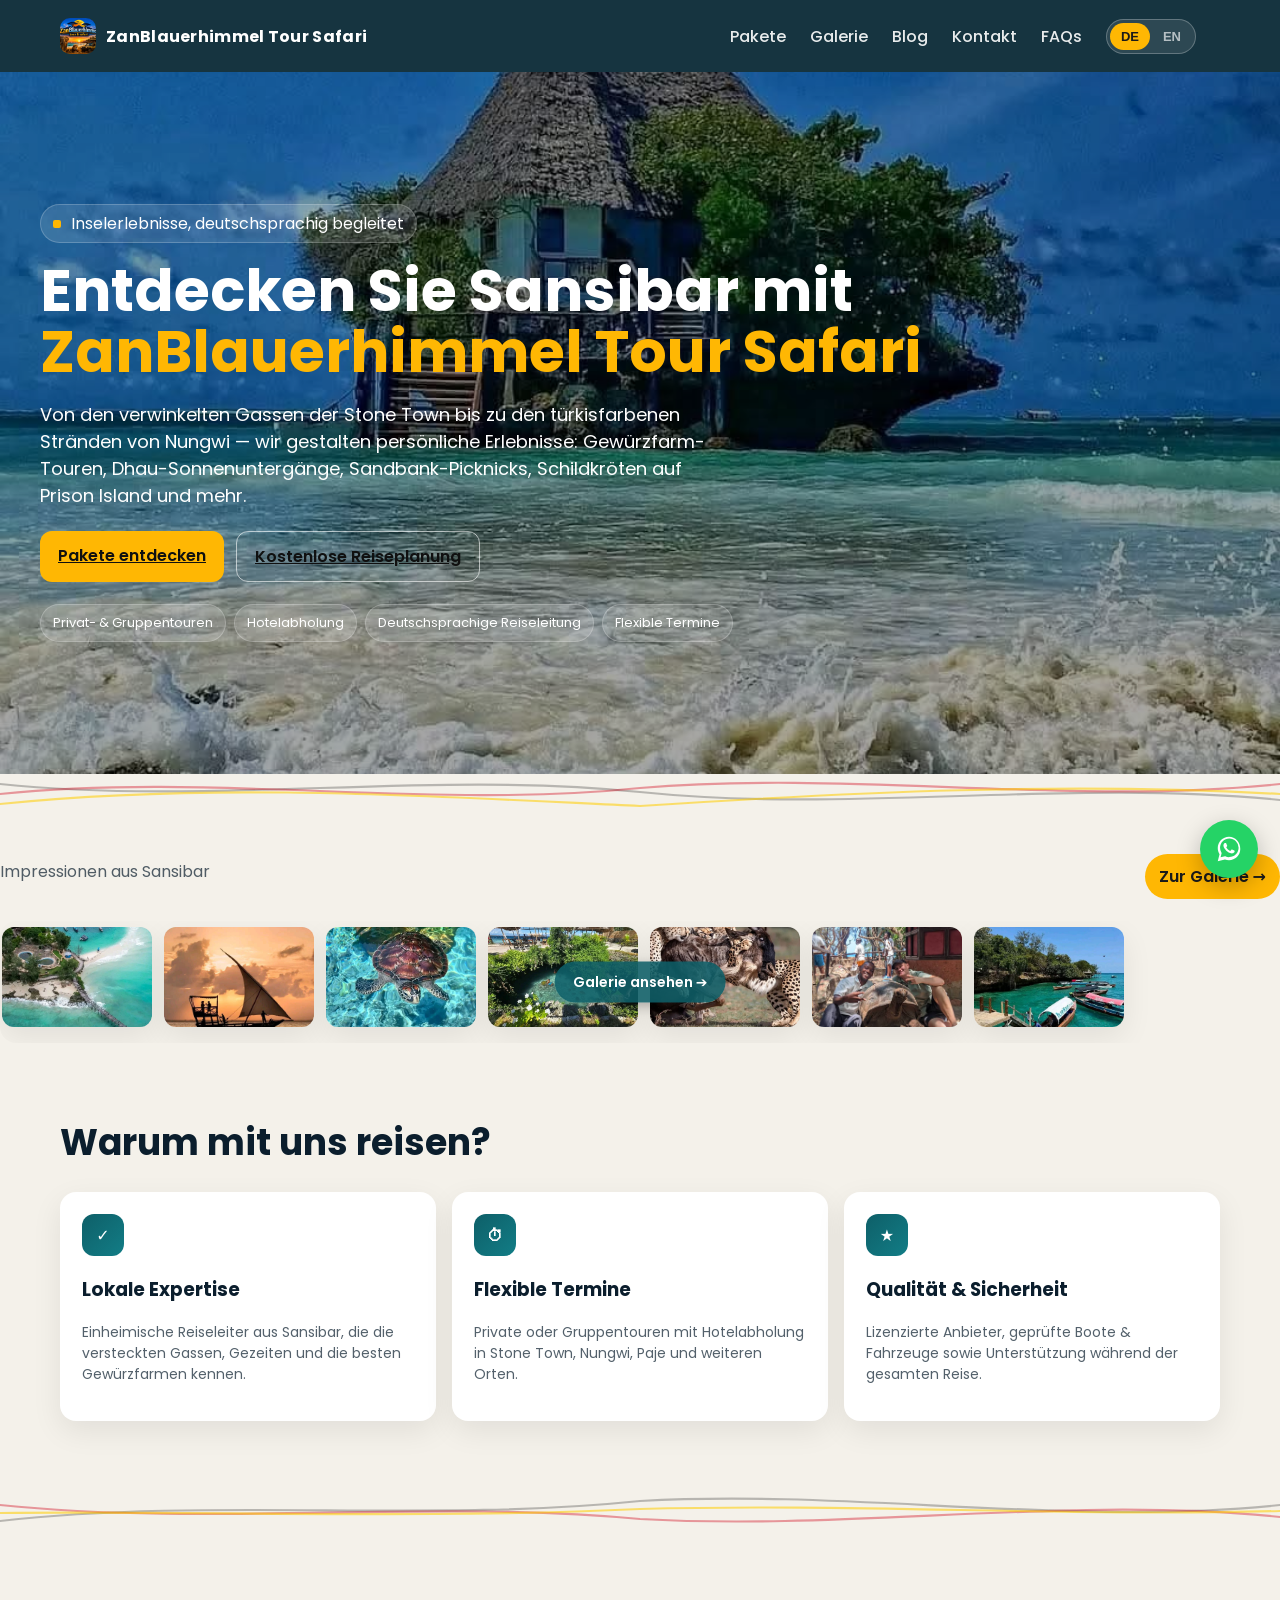
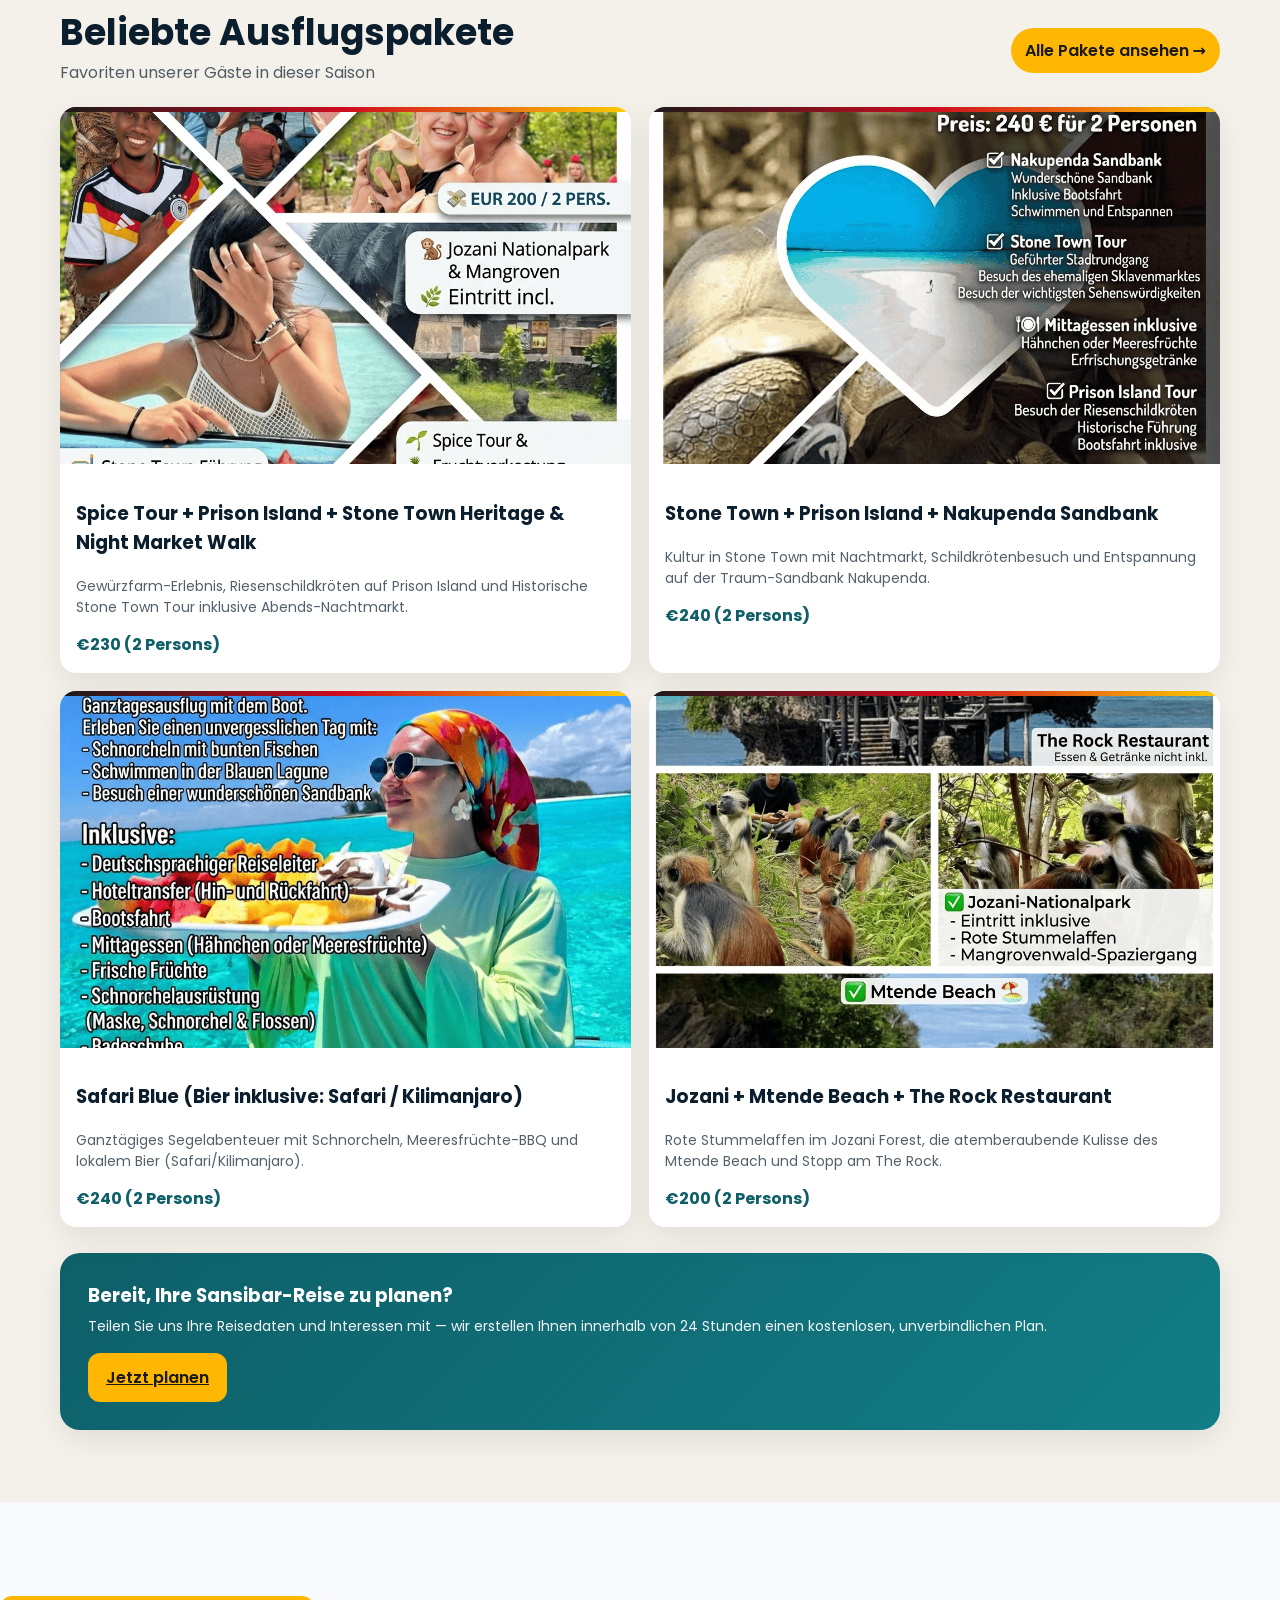
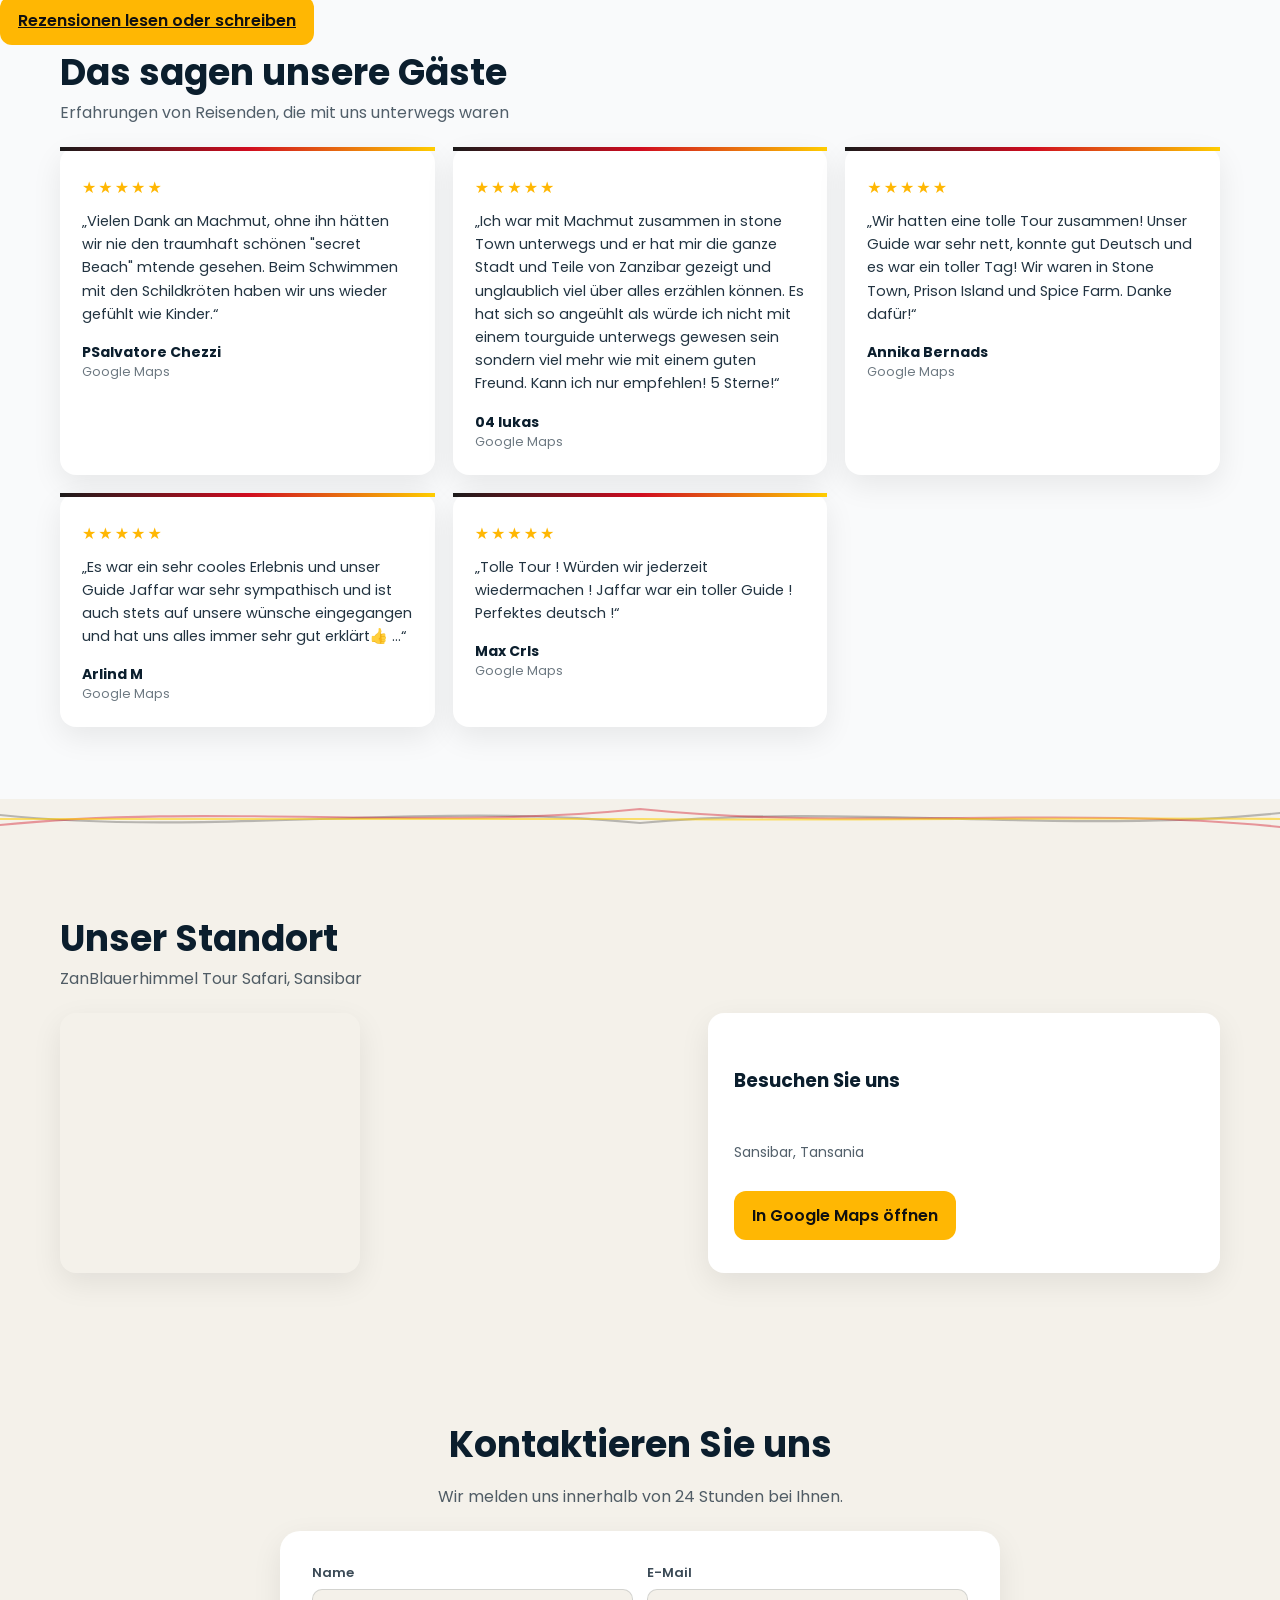
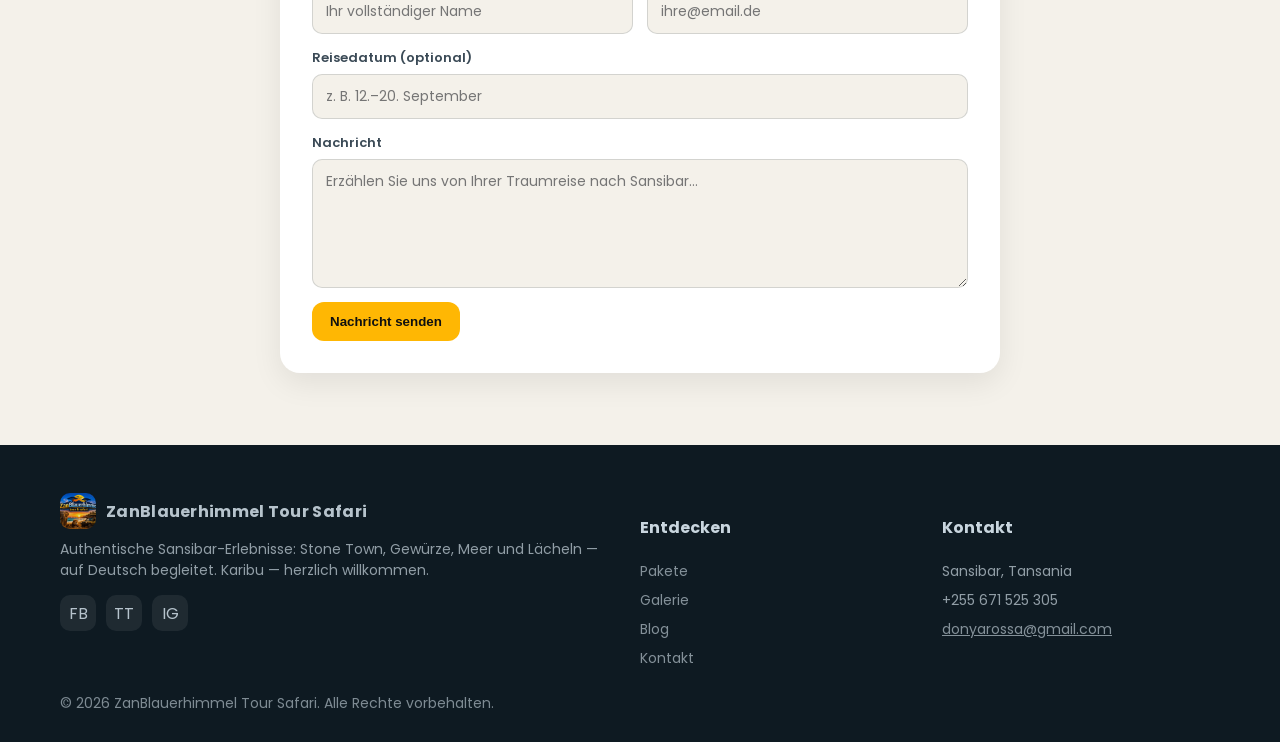
<file: index.html>
<!doctype html>
<html lang="de">
  <head>
    <meta charset="UTF-8" />
    <meta name="viewport" content="width=device-width, initial-scale=1" />
    <title>ZanBlauerhimmel Tour Safari — Sansibar Reisen auf Deutsch</title>
    <meta
      name="description"
      content="ZanBlauerhimmel Tour Safari — Zanzibar-Touren auf Deutsch: Stone Town, Nungwi Beach, Gewürzfarmen, Prison Island, Jozani Forest. Ihr deutschsprachiger Reiseexperte vor Ort."
    />
    <meta
      name="keywords"
      content="Sansibar Reisen, Zanzibar Tours Deutsch, Stone Town Touren, Strandurlaub Sansibar, deutschsprachiger Reiseführer Sansibar, ZanBlauerhimmel Tour Safari"
    />
    <meta
      property="og:title"
      content="ZanBlauerhimmel Tour Safari — Sansibar"
    />
    <meta
      property="og:description"
      content="Erleben Sie Sansibar mit ZanBlauerhimmel Tour Safari — Strände, Stone Town, Gewürzfarmen, Delfintouren und mehr, auf Deutsch."
    />
    <meta property="og:type" content="website" />
    <meta
      property="og:image"
      content="https://zanblauerhimmeltoursundsafari.com/images/wanaume.jpg"
    />

    <link rel="preconnect" href="https://fonts.googleapis.com" />
    <link rel="icon" href="./images/logo.jpg" type="image/jpg">
    <link rel="preconnect" href="https://fonts.gstatic.com" crossorigin />
    <link
      href="https://fonts.googleapis.com/css2?family=Poppins:wght@300;400;500;600;700&display=swap"
      rel="stylesheet"
    />
    <link rel="stylesheet" href="styles/index.css" />
  </head>
  <body>
    <!-- Header -->
    <header class="header" id="top">
      <div class="container">
        <nav class="nav" aria-label="Hauptnavigation">
          <a href="index.html" class="brand">
            <div class="brand-logo">
              <img
                src="./images/logo.jpg"
                alt="ZanBlauerhimmel Tour Safari Logo"
              />
            </div>
            <div class="brand-name">ZanBlauerhimmel Tour Safari</div>
          </a>
          <button class="burger" aria-label="Menü öffnen" id="burger">
            ☰
          </button>
          <div class="menu" id="menu">
            <a href="tours.html" data-de="Pakete" data-en="Packages">Pakete</a>
            <a href="gallery.html" data-de="Galerie" data-en="Gallery"
              >Galerie</a
            >
            <a href="blogs.html" data-de="Blog" data-en="Blog">Blog</a>
            <a href="contact.html" data-de="Kontakt" data-en="Contact"
              >Kontakt</a
            >
            <a href="faqs.html" data-de="FAQs" data-en="FAQs">FAQs</a>
          
            <div class="lang-toggle" aria-label="Sprache wählen">
              <button type="button" data-lang-btn="de" class="active">
                DE
              </button>
              <button type="button" data-lang-btn="en">EN</button>
            </div>
            <div
              id="google_translate_element"
              class="gt-fallback"
              title="Automatische Übersetzung (Google)"
            ></div>
          </div>
        </nav>
        <div class="mobile" id="mobileMenu" aria-label="Mobile Navigation">
          <a href="tours.html" data-de="Pakete" data-en="Packages">Pakete</a>
          <a href="gallery.html" data-de="Galerie" data-en="Gallery">Galerie</a>
          <a href="blogs.html" data-de="Blog" data-en="Blog">Blog</a>
          <a href="contact.html" data-de="Kontakt" data-en="Contact">Kontakt</a>
          <a href="faqs.html" data-de="FAQs" data-en="FAQs">FAQs</a>
          <div class="lang-toggle" style="margin: 14px 20px">
            <button type="button" data-lang-btn="de" class="active">DE</button>
            <button type="button" data-lang-btn="en">EN</button>
          </div>
        </div>
      </div>
    </header>

    <!-- Hero -->
    <section class="hero" role="banner">
      <div class="container wrap">
        <div class="eyebrow">
          <span class="dot"></span
          ><span
            data-de="Inselerlebnisse, deutschsprachig begleitet"
            data-en="Island experiences, guided in German"
            >Inselerlebnisse, deutschsprachig begleitet</span
          >
        </div>
        <h1>
          <span
            data-de="Entdecken Sie Sansibar mit"
            data-en="Discover Zanzibar with"
            >Entdecken Sie Sansibar mit</span
          >
          <span style="color: var(--gold)">ZanBlauerhimmel Tour Safari</span>
        </h1>
        <p
          data-de="Von den verwinkelten Gassen der Stone Town bis zu den türkisfarbenen Stränden von Nungwi — wir gestalten persönliche Erlebnisse: Gewürzfarm-Touren, Dhau-Sonnenuntergänge, Sandbank-Picknicks, Schildkröten auf Prison Island und mehr."
          data-en="From the winding alleys of Stone Town to the turquoise shores of Nungwi, we design intimate experiences — spice farm trails, dhow sunsets, sandbank picnics, Prison Island tortoises and more."
        >
          Von den verwinkelten Gassen der Stone Town bis zu den türkisfarbenen
          Stränden von Nungwi — wir gestalten persönliche Erlebnisse:
          Gewürzfarm-Touren, Dhau-Sonnenuntergänge, Sandbank-Picknicks,
          Schildkröten auf Prison Island und mehr.
        </p>
        <div class="hero-actions">
          <a
            href="tours.html"
            class="btn btn-primary"
            data-de="Pakete entdecken"
            data-en="Explore Packages"
            >Pakete entdecken</a
          >
          <a
            href="contact.html"
            class="btn btn-outline"
            data-de="Kostenlose Reiseplanung"
            data-en="Get a Free Itinerary"
            >Kostenlose Reiseplanung</a
          >
        </div>
        <div class="chipbar" aria-label="Highlights">
          <div
            class="chip"
            data-de="Privat- & Gruppentouren"
            data-en="Private & Group Options"
          >
            Privat- & Gruppentouren
          </div>
          <div class="chip" data-de="Hotelabholung" data-en="Hotel Pickup">
            Hotelabholung
          </div>
          <div
            class="chip"
            data-de="Deutschsprachige Reiseleitung"
            data-en="German-speaking Guides"
          >
            Deutschsprachige Reiseleitung
          </div>
          <div
            class="chip"
            data-de="Flexible Termine"
            data-en="Flexible Scheduling"
          >
            Flexible Termine
          </div>
        </div>
      </div>
    </section>

    <div class="wave-divider" aria-hidden="true">
      <svg viewBox="0 0 1200 40" preserveAspectRatio="none">
        <path
          class="de-line de-line-black"
          d="M0,10 C 200,32 400,-4 600,18 C 800,40 1000,4 1200,26"
          fill="none"
        />
        <path
          class="de-line de-line-red"
          d="M0,20 C 200,-2 400,36 600,14 C 800,-4 1000,32 1200,10"
          fill="none"
        />
        <path
          class="de-line de-line-gold"
          d="M0,30 C 200,8 400,22 600,32 C 800,18 1000,8 1200,20"
          fill="none"
        />
      </svg>
    </div>

    <main>
      <!-- Destinations -->
      <!-- <section class="section reveal" id="destinations">
        <div class="container">
          <div class="section-title">
            <div>
              <h2 data-de="Beliebte Reiseziele" data-en="Popular Destinations">
                Beliebte Reiseziele
              </h2>
              <div
                class="sub"
                data-de="Ausgewählte Orte auf Unguja & Pemba"
                data-en="Handpicked places across Unguja & Pemba"
              >
                Ausgewählte Orte auf Unguja & Pemba
              </div>
            </div>
            <a
              href="index.html#destinations"
              class="see"
              data-de="Alle Reiseziele"
              data-en="All Destinations"
              >Alle Reiseziele</a
            >
          </div>

          <div class="grid reveal-group">
            <article class="card span-6">
              <div class="flag-edge"></div>
              <div
                class="img"
                style="background-image: url(&quot;./images/beach\ 3.jpg&quot;)"
              ></div>
              <div class="overlay"></div>
              <div class="content">
                <div class="pill">
                  <span class="sq"></span
                  ><span data-de="Strand" data-en="Beach">Strand</span>
                </div>
                <h3>Nungwi Beach</h3>
                <div
                  class="meta"
                  data-de="30+ Unterkünfte • Schnorcheln • Dhau-Sonnenuntergang"
                  data-en="30+ stays • Snorkeling • Dhow sunset"
                >
                  30+ Unterkünfte • Schnorcheln • Dhau-Sonnenuntergang
                </div>
                <a
                  class="see"
                  href="index.html#destinations"
                  data-de="Reiseziel ansehen"
                  data-en="See Destination"
                  >Reiseziel ansehen</a
                >
              </div>
            </article>

            <article class="card span-6">
              <div class="flag-edge"></div>
              <div
                class="img"
                style="
                  background-image: url(&quot;./images/stonetown.jpeg&quot;);
                "
              ></div>
              <div class="overlay"></div>
              <div class="content">
                <div class="pill">
                  <span class="sq"></span
                  ><span data-de="Kulturerbe" data-en="Heritage"
                    >Kulturerbe</span
                  >
                </div>
                <h3>Stone Town</h3>
                <div
                  class="meta"
                  data-de="UNESCO-Altstadt • Markt mit lokalen Speisen"
                  data-en="UNESCO old quarter • Food market"
                >
                  UNESCO-Altstadt • Markt mit lokalen Speisen
                </div>
                <a
                  class="see"
                  href="index.html#destinations"
                  data-de="Reiseziel ansehen"
                  data-en="See Destination"
                  >Reiseziel ansehen</a
                >
              </div>
            </article>

            <article class="card span-6">
              <div class="flag-edge"></div>
              <div
                class="img"
                style="background-image: url(&quot;./images/kima\ 2.jpg&quot;)"
              ></div>
              <div class="overlay"></div>
              <div class="content">
                <div class="pill">
                  <span class="sq"></span
                  ><span data-de="Natur" data-en="Nature">Natur</span>
                </div>
                <h3>Jozani Forest</h3>
                <div
                  class="meta"
                  data-de="Rote Stummelaffen • Mangrovenwälder"
                  data-en="Red colobus monkeys • Mangroves"
                >
                  Rote Stummelaffen • Mangrovenwälder
                </div>
                <a
                  class="see"
                  href="index.html#destinations"
                  data-de="Reiseziel ansehen"
                  data-en="See Destination"
                  >Reiseziel ansehen</a
                >
              </div>
            </article>

            <article class="card span-6">
              <div class="flag-edge"></div>
              <div
                class="img"
                style="background-image: url(&quot;./images/kobe.jpg&quot;)"
              ></div>
              <div class="overlay"></div>
              <div class="content">
                <div class="pill">
                  <span class="sq"></span
                  ><span data-de="Insel" data-en="Island">Insel</span>
                </div>
                <h3>Prison Island</h3>
                <div
                  class="meta"
                  data-de="Riesenschildkröten • Schnorchelriffe"
                  data-en="Giant tortoises • Snorkel reefs"
                >
                  Riesenschildkröten • Schnorchelriffe
                </div>
                <a
                  class="see"
                  href="index.html#destinations"
                  data-de="Reiseziel ansehen"
                  data-en="See Destination"
                  >Reiseziel ansehen</a
                >
              </div>
            </article>
          </div> -->

          <!-- Horizontally scrollable gallery strip -->
          <div style="margin-top: 30px" class="gallery-wrapper reveal">
            <div class="section-title">
              <div
                class="sub"
                data-de="Impressionen aus Sansibar"
                data-en="Impressions from Zanzibar"
              >
                Impressionen aus Sansibar
              </div>
              <a
                href="gallery.html"
                class="see"
                data-de="Zur Galerie →"
                data-en="To Gallery →"
                >Zur Galerie →</a
              >
            </div>

            <a
              href="gallery.html"
              class="gallery-link-container"
              aria-label="Zur Galerie gehen"
            >
              <div
                class="gallery-scroll animated-scroll"
                aria-label="Bildergalerie, horizontal scrollbar"
              >
                <img src="./images/fukwe 2.jpg" alt="Sansibar Impression 1" />
                <img src="./images/kidau.jpg" alt="Sansibar Impression 2" />
                <img src="./images/kasa.jpg" alt="Sansibar Impression 3" />
                <img src="./images/wow.jpg" alt="Sansibar Impression 4" />
                <img src="./images/g.jpg" alt="Sansibar Impression 5" />
                <img src="./images/wanaume.jpg" alt="Sansibar Impression 6" />
                <img src="./images/ok.jpg" alt="Sansibar Impression 7" />
              </div>
              <div
                class="gallery-overlay-badge"
                data-de="Galerie ansehen ➔"
                data-en="View Gallery ➔"
              >
                Galerie ansehen ➔
              </div>
            </a>
          </div>
        </div>
      </section>

      <!-- Why Us -->
      <section class="section reveal" id="why">
        <div class="container">
          <div class="section-title">
            <h2 data-de="Warum mit uns reisen?" data-en="Why travel with us?">
              Warum mit uns reisen?
            </h2>
          </div>
          <div class="why reveal-group">
            <div class="feature">
              <div class="icon">✓</div>
              <h3 data-de="Lokale Expertise" data-en="Local Expertise">
                Lokale Expertise
              </h3>
              <p
                class="small"
                data-de="Einheimische Reiseleiter aus Sansibar, die die versteckten Gassen, Gezeiten und die besten Gewürzfarmen kennen."
                data-en="Born-and-bred Zanzibar guides who know the hidden alleys, tide times and the right spice farms."
              >
                Einheimische Reiseleiter aus Sansibar, die die versteckten
                Gassen, Gezeiten und die besten Gewürzfarmen kennen.
              </p>
            </div>
            <div class="feature">
              <div class="icon">⏱</div>
              <h3 data-de="Flexible Termine" data-en="Flexible Scheduling">
                Flexible Termine
              </h3>
              <p
                class="small"
                data-de="Private oder Gruppentouren mit Hotelabholung in Stone Town, Nungwi, Paje und weiteren Orten."
                data-en="Private or group tours with hotel pickup across Stone Town, Nungwi, Paje and more."
              >
                Private oder Gruppentouren mit Hotelabholung in Stone Town,
                Nungwi, Paje und weiteren Orten.
              </p>
            </div>
            <div class="feature">
              <div class="icon">★</div>
              <h3 data-de="Qualität & Sicherheit" data-en="Quality & Safety">
                Qualität & Sicherheit
              </h3>
              <p
                class="small"
                data-de="Lizenzierte Anbieter, geprüfte Boote & Fahrzeuge sowie Unterstützung während der gesamten Reise."
                data-en="Licensed operators, vetted boats & vehicles, and support throughout your trip."
              >
                Lizenzierte Anbieter, geprüfte Boote & Fahrzeuge sowie
                Unterstützung während der gesamten Reise.
              </p>
            </div>
          </div>
        </div>
      </section>

      <div class="wave-divider" aria-hidden="true">
        <svg viewBox="0 0 1200 40" preserveAspectRatio="none">
          <path
            class="de-line de-line-black"
            d="M0,28 C 200,4 400,30 600,8 C 800,-4 1000,34 1200,12"
            fill="none"
          />
          <path
            class="de-line de-line-red"
            d="M0,12 C 200,34 400,6 600,26 C 800,38 1000,2 1200,24"
            fill="none"
          />
          <path
            class="de-line de-line-gold"
            d="M0,20 C 200,18 400,26 600,16 C 800,10 1000,24 1200,18"
            fill="none"
          />
        </svg>
      </div>

      <!-- Featured Packages -->
      <section class="section reveal" id="tours">
        <div class="container">
          <div class="section-title">
            <div>
              <h2
                data-de="Beliebte Ausflugspakete"
                data-en="Featured Tour Packages"
              >
                Beliebte Ausflugspakete
              </h2>
              <div
                class="sub"
                data-de="Favoriten unserer Gäste in dieser Saison"
                data-en="Customer favorites this season"
              >
                Favoriten unserer Gäste in dieser Saison
              </div>
            </div>
            <a
              href="tours.html"
              class="see"
              data-de="Alle Pakete ansehen →"
              data-en="See All Packages →"
              >Alle Pakete ansehen →</a
            >
          </div>
          <div class="grid reveal-group">
            <!-- Card 1 -->
            <a
              href="tours.html"
              class="tour span-6"
              style="text-decoration: none; color: inherit"
            >
              <div class="flag-edge"></div>
              <div
                class="cover"
                style="
                  background-image: url(&quot;./tour_images/spice.png&quot;);
                "
              ></div>
              <div class="body">
                <h3
                  data-de="Spice Tour + Prison Island + Stone Town Heritage & Night Market Walk"
                  data-en="Spice Tour + Prison Island + Stone Town Heritage & Night Market Walk"
                >
                  Spice Tour + Prison Island + Stone Town Heritage & Night
                  Market Walk
                </h3>
                <p
                  class="small"
                  data-de="Gewürzfarm-Erlebnis, Riesenschildkröten auf Prison Island und Historische Stone Town Tour inklusive Abends-Nachtmarkt."
                  data-en="Spice farm experience, giant tortoises on Prison Island, and Historic Stone Town tour including evening night market walk."
                >
                  Gewürzfarm-Erlebnis, Riesenschildkröten auf Prison Island und
                  Historische Stone Town Tour inklusive Abends-Nachtmarkt.
                </p>
                <div class="price" style="margin-top: 8px">
                  €230 (2 Persons)
                </div>
              </div>
            </a>

            <!-- Card 2 -->
            <a
              href="tours.html"
              class="tour span-6"
              style="text-decoration: none; color: inherit"
            >
              <div class="flag-edge"></div>
              <div
                class="cover"
                style="
                  background-image: url(&quot;./tour_images/prinakusand.png&quot;);
                "
              ></div>
              <div class="body">
                <h3
                  data-de="Stone Town + Prison Island + Nakupenda Sandbank"
                  data-en="Stone Town + Prison Island + Nakupenda Sandbank"
                >
                  Stone Town + Prison Island + Nakupenda Sandbank
                </h3>
                <p
                  class="small"
                  data-de="Kultur in Stone Town mit Nachtmarkt, Schildkrötenbesuch und Entspannung auf der Traum-Sandbank Nakupenda."
                  data-en="Stone Town culture with night market, tortoise visit, and relaxing on the beautiful Nakupenda sandbank."
                >
                  Kultur in Stone Town mit Nachtmarkt, Schildkrötenbesuch und
                  Entspannung auf der Traum-Sandbank Nakupenda.
                </p>
                <div class="price" style="margin-top: 8px">
                  €240 (2 Persons)
                </div>
              </div>
            </a>

            <!-- Card 3 -->
            <a
              href="tours.html"
              class="tour span-6"
              style="text-decoration: none; color: inherit"
            >
              <div class="flag-edge"></div>
              <div
                class="cover"
                style="background-image: url(&quot;./tour_images/blue.png&quot;)"
              ></div>
              <div class="body">
                <h3
                  data-de="Safari Blue (Bier inklusive: Safari / Kilimanjaro)"
                  data-en="Safari Blue (Beer included: Safari / Kilimanjaro)"
                >
                  Safari Blue (Bier inklusive: Safari / Kilimanjaro)
                </h3>
                <p
                  class="small"
                  data-de="Ganztägiges Segelabenteuer mit Schnorcheln, Meeresfrüchte-BBQ und lokalem Bier (Safari/Kilimanjaro)."
                  data-en="Full-day sailing adventure with snorkeling, seafood BBQ, and local beer (Safari/Kilimanjaro)."
                >
                  Ganztägiges Segelabenteuer mit Schnorcheln, Meeresfrüchte-BBQ
                  und lokalem Bier (Safari/Kilimanjaro).
                </p>
                <div class="price" style="margin-top: 8px">
                  €240 (2 Persons)
                </div>
              </div>
            </a>

            <!-- Card 4 -->
            <a
              href="tours.html"
              class="tour span-6"
              style="text-decoration: none; color: inherit"
            >
              <div class="flag-edge"></div>
              <div
                class="cover"
                style="
                  background-image: url(&quot;./tour_images/jozamte.png&quot;);
                "
              ></div>
              <div class="body">
                <h3
                  data-de="Jozani + Mtende Beach + The Rock Restaurant"
                  data-en="Jozani + Mtende Beach + The Rock Restaurant"
                >
                  Jozani + Mtende Beach + The Rock Restaurant
                </h3>
                <p
                  class="small"
                  data-de="Rote Stummelaffen im Jozani Forest, die atemberaubende Kulisse des Mtende Beach und Stopp am The Rock."
                  data-en="Red colobus monkeys in Jozani Forest, stunning Mtende Beach scenery, and a stop at The Rock."
                >
                  Rote Stummelaffen im Jozani Forest, die atemberaubende Kulisse
                  des Mtende Beach und Stopp am The Rock.
                </p>
                <div class="price" style="margin-top: 8px">
                  €200 (2 Persons)
                </div>
              </div>
            </a>
          </div>

          <div style="margin-top: 26px" class="cta-band reveal">
            <div>
              <h3
                style="margin: 0 0 6px"
                data-de="Bereit, Ihre Sansibar-Reise zu planen?"
                data-en="Ready to plan your Zanzibar itinerary?"
              >
                Bereit, Ihre Sansibar-Reise zu planen?
              </h3>
              <div
                class="small"
                style="opacity: 0.95"
                data-de="Teilen Sie uns Ihre Reisedaten und Interessen mit — wir erstellen Ihnen innerhalb von 24 Stunden einen kostenlosen, unverbindlichen Plan."
                data-en="Share your dates and interests—we'll craft a free, no‑obligation plan within 24 hours."
              >
                Teilen Sie uns Ihre Reisedaten und Interessen mit — wir
                erstellen Ihnen innerhalb von 24 Stunden einen kostenlosen,
                unverbindlichen Plan.
              </div>
            </div>
            <a
              href="contact.html"
              class="btn btn-primary"
              style="background: var(--gold); color: #1a1a1a"
              data-de="Jetzt planen"
              data-en="Start Planning"
              >Jetzt planen</a
            >
          </div>
        </div>
      </section>

      <!-- Reviews -->
      <section class="section reveal" id="reviews" style="background: #f9fafb">
        <div class="hero-actions">
          <a
            href="reviews.html"
            class="btn btn-primary"
            data-de="Rezensionen lesen oder schreiben"
            data-en="Read or Write Reviews"
            >Rezensionen lesen oder schreiben</a
          >
        </div>
        <div class="container">
          <div class="section-title">
            <div>
              <h2
                data-de="Das sagen unsere Gäste"
                data-en="What Our Guests Say"
              >
                Das sagen unsere Gäste
              </h2>
              <div
                class="sub"
                data-de="Erfahrungen von Reisenden, die mit uns unterwegs waren"
                data-en="Experiences from travelers who journeyed with us"
              >
                Erfahrungen von Reisenden, die mit uns unterwegs waren
              </div>
            </div>
          </div>
          <div class="reviews-grid reveal-group">
            <div class="review-card">
              <div class="stars">★★★★★</div>
              <p
                class="quote"
                data-de='„Vielen Dank an Machmut, ohne ihn hätten wir nie den traumhaft schönen "secret Beach" mtende gesehen. Beim Schwimmen mit den Schildkröten haben wir uns wieder gefühlt wie Kinder.“'
                data-en='“Many thanks to Machmut; without him we would never have seen the breathtakingly beautiful "Secret Beach" in Mtende. Swimming with the turtles made us feel like children again.”'
              >
                „Vielen Dank an Machmut, ohne ihn hätten wir nie den traumhaft
                schönen "secret Beach" mtende gesehen. Beim Schwimmen mit den
                Schildkröten haben wir uns wieder gefühlt wie Kinder.“
              </p>
              <div class="author">PSalvatore Chezzi</div>
              <div
                class="origin"
                data-de="Google Maps"
                data-en="Google Maps"
              >
                Google Maps
              </div>
            </div>
            <div class="review-card">
              <div class="stars">★★★★★</div>
              <p
                class="quote"
                data-de="„Ich war mit Machmut zusammen in stone Town unterwegs und er hat mir die ganze Stadt und Teile von Zanzibar gezeigt und unglaublich viel über alles erzählen können. Es hat sich so angeühlt als würde ich nicht mit einem tourguide unterwegs gewesen sein sondern viel mehr wie mit einem guten Freund. Kann ich nur empfehlen! 5 Sterne!“"
                data-en="“I explored Stone Town with Machmut, and he showed me the whole city and parts of Zanzibar, sharing so much information about everything. It felt more like I wasn't with a tour guide, but rather with a good friend. I highly recommend him! 5 stars!”"
              >
                „Ich war mit Machmut zusammen in stone Town unterwegs und er hat
                mir die ganze Stadt und Teile von Zanzibar gezeigt und
                unglaublich viel über alles erzählen können. Es hat sich so
                angeühlt als würde ich nicht mit einem tourguide unterwegs
                gewesen sein sondern viel mehr wie mit einem guten Freund. Kann
                ich nur empfehlen! 5 Sterne!“
              </p>
              <div class="author">04 lukas</div>
              <div
                class="origin"
                data-de="Google Maps"
                data-en="Google Maps"
              >
                Google Maps
              </div>
            </div>
            <div class="review-card">
              <div class="stars">★★★★★</div>
              <p
                class="quote"
                data-de="„Wir hatten eine tolle Tour zusammen! Unser Guide war sehr nett, konnte gut Deutsch und es war ein toller Tag! Wir waren in Stone Town, Prison Island und Spice Farm. Danke dafür!“"
                data-en="“We had a fantastic tour together! Our guide was very friendly, spoke good German, and it was a great day! We visited Stone Town, Prison Island, and the Spice Farm. Thank you!”"
              >
                „Wir hatten eine tolle Tour zusammen! Unser Guide war sehr nett, konnte gut Deutsch und es war ein toller Tag! Wir waren in Stone Town, Prison Island und Spice Farm. Danke dafür!“
              </p>
              <div class="author">Annika Bernads</div>
              <div
                class="origin"
                data-de="Google Maps"
                data-en="Google Maps"
              >
                Google Maps
              </div>
            </div>
            <div class="review-card">
              <div class="stars">★★★★★</div>
              <p
                class="quote"
                data-de="„Es war ein sehr cooles Erlebnis und unser Guide Jaffar war sehr sympathisch und ist auch stets auf unsere wünsche eingegangen und hat uns alles immer sehr gut erklärt👍 …“"
                data-en="“It was a really cool experience and our guide Jaffar was very friendly and always catered to our wishes and explained everything very well 👍 …”"
              >
                „Es war ein sehr cooles Erlebnis und unser Guide Jaffar war sehr sympathisch und ist auch stets auf unsere wünsche eingegangen und hat uns alles immer sehr gut erklärt👍 …“
              </p>
              <div class="author">Arlind M</div>
              <div
                class="origin"
                data-de="Google Maps"
                data-en="Google Maps"
              >
                Google Maps
              </div>
            </div>
            <div class="review-card">
              <div class="stars">★★★★★</div>
              <p
                class="quote"
                data-de="„Tolle Tour ! Würden wir jederzeit wiedermachen ! Jaffar war ein toller Guide ! Perfektes deutsch !“"
                data-en="“Fantastic tour! We would do it again anytime! Jaffar was a great guide! Perfect German!”"
              >
                „Tolle Tour ! Würden wir jederzeit wiedermachen ! Jaffar war ein toller Guide ! Perfektes deutsch !“
              </p>
              <div class="author">Max Crls</div>
              <div
                class="origin"
                data-de="Google Maps"
                data-en="Google Maps"
              >
                Google Maps
              </div>
            </div>
          </div>
        </div>
      </section>

      <div class="wave-divider" aria-hidden="true">
        <svg viewBox="0 0 1200 40" preserveAspectRatio="none">
          <path
            class="de-line de-line-black"
            d="M0,16 C 200,38 400,2 600,24 C 800,4 1000,36 1200,14"
            fill="none"
          />
          <path
            class="de-line de-line-red"
            d="M0,26 C 200,4 400,32 600,10 C 800,32 1000,6 1200,28"
            fill="none"
          />
          <path
            class="de-line de-line-gold"
            d="M0,20 C 200,20 400,20 600,20 C 800,22 1000,18 1200,20"
            fill="none"
          />
        </svg>
      </div>

      <!-- Map -->
      <section class="section reveal" id="standort">
        <div class="container">
          <div class="section-title">
            <div>
              <h2 data-de="Unser Standort" data-en="Our Location">
                Unser Standort
              </h2>
              <div
                class="sub"
                data-de="ZanBlauerhimmel Tour Safari, Sansibar"
                data-en="ZanBlauerhimmel Tour Safari, Zanzibar"
              >
                ZanBlauerhimmel Tour Safari, Sansibar
              </div>
            </div>
          </div>
          <div class="map-block">
            <iframe
              class="map-frame"
              src="https://www.google.com/maps?q=ZanBlauerhimmel%20tour%20%26%20Safari%20Sansibar&output=embed"
              loading="lazy"
              referrerpolicy="no-referrer-when-downgrade"
              aria-label="Google Maps Standort ZanBlauerhimmel Tour Safari"
            ></iframe>
            <div class="map-info">
              <h3 data-de="Besuchen Sie uns" data-en="Visit Us">
                Besuchen Sie uns
              </h3>
              <p
                class="small"
                data-de="Sansibar, Tansania"
                data-en="Zanzibar, Tanzania"
              >
                Sansibar, Tansania
              </p>
              <a
                class="btn btn-primary"
                href="https://maps.app.goo.gl/RtPf7wyk3yh2o3Jo7"
                target="_blank"
                rel="noopener"
                data-de="In Google Maps öffnen"
                data-en="Open in Google Maps"
                >In Google Maps öffnen</a
              >
            </div>
          </div>
        </div>
      </section>

      <!-- Contact form -->
      <section class="section reveal" id="kontakt">
        <div class="container">
          <div
            class="section-title"
            style="
              justify-content: center;
              text-align: center;
              flex-direction: column;
            "
          >
            <h2 data-de="Kontaktieren Sie uns" data-en="Contact Us">
              Kontaktieren Sie uns
            </h2>
            <div
              class="sub"
              data-de="Wir melden uns innerhalb von 24 Stunden bei Ihnen."
              data-en="We'll get back to you within 24 hours."
            >
              Wir melden uns innerhalb von 24 Stunden bei Ihnen.
            </div>
          </div>
          <form
            class="contact-wrap"
            id="contactForm"
            action="mailto:donyarossa@gmail.com"
            method="post"
            enctype="text/plain"
          >
            <div class="form-row">
              <div class="field">
                <label data-de="Name" data-en="Name">Name</label>
                <input
                  type="text"
                  name="name"
                  data-de-placeholder="Ihr vollständiger Name"
                  data-en-placeholder="Your full name"
                  placeholder="Ihr vollständiger Name"
                  required
                />
              </div>
              <div class="field">
                <label data-de="E-Mail" data-en="Email">E-Mail</label>
                <input
                  type="email"
                  name="email"
                  data-de-placeholder="ihre@email.de"
                  data-en-placeholder="your@email.com"
                  placeholder="ihre@email.de"
                  required
                />
              </div>
            </div>
            <div class="form-row">
              <div class="field full">
                <label
                  data-de="Reisedatum (optional)"
                  data-en="Travel dates (optional)"
                  >Reisedatum (optional)</label
                >
                <input
                  type="text"
                  name="dates"
                  data-de-placeholder="z. B. 12.–20. September"
                  data-en-placeholder="e.g. Sept 12–20"
                  placeholder="z. B. 12.–20. September"
                />
              </div>
            </div>
            <div class="form-row">
              <div class="field full">
                <label data-de="Nachricht" data-en="Message">Nachricht</label>
                <textarea
                  name="message"
                  rows="5"
                  data-de-placeholder="Erzählen Sie uns von Ihrer Traumreise nach Sansibar…"
                  data-en-placeholder="Tell us about your dream trip to Zanzibar…"
                  placeholder="Erzählen Sie uns von Ihrer Traumreise nach Sansibar…"
                  required
                ></textarea>
              </div>
            </div>
            <button
              type="submit"
              class="btn btn-primary"
              data-de="Nachricht senden"
              data-en="Send Message"
            >
              Nachricht senden
            </button>
          </form>
        </div>
      </section>
    </main>

    <footer>
      <div class="container">
        <div class="cols">
          <div>
            <a class="brand" href="index.html" style="color: #c9d6df">
              <div
                class="brand-logo"
                style="background: linear-gradient(135deg, #ffd166, #ffe08a)"
              >
                <img
                  src="./images/logo.jpg"
                  alt="ZanBlauerhimmel Tour Safari Logo"
                />
              </div>
              <div class="brand-name">ZanBlauerhimmel Tour Safari</div>
            </a>
            <p
              class="small"
              style="margin-top: 10px"
              data-de="Authentische Sansibar-Erlebnisse: Stone Town, Gewürze, Meer und Lächeln — auf Deutsch begleitet. Karibu — herzlich willkommen."
              data-en="Authentic Zanzibar experiences: Stone Town, spice, sea and smiles — guided in German. Karibu — you are most welcome."
            >
              Authentische Sansibar-Erlebnisse: Stone Town, Gewürze, Meer und
              Lächeln — auf Deutsch begleitet. Karibu — herzlich willkommen.
            </p>
            <div class="social-row" aria-label="Soziale Netzwerke">
              <a
                href="https://www.facebook.com/share/1EjKrh5Tua/"
                target="_blank"
                rel="noopener"
                aria-label="Facebook"
                >FB</a
              >
              <a
                href="https://www.tiktok.com/@zanblaueurhimmeltour"
                target="_blank"
                rel="noopener"
                aria-label="TikTok"
                >TT</a
              >
              <a
                href="https://www.instagram.com/ZanBlauerhimmeltour_safari"
                target="_blank"
                rel="noopener"
                aria-label="Instagram"
                >IG</a
              >
            </div>
          </div>
          <div>
            <h4 data-de="Entdecken" data-en="Explore">Entdecken</h4>
            <div
              class="small"
              style="display: grid; gap: 8px; margin-top: 10px"
            >
              <a href="tours.html" data-de="Pakete" data-en="Packages"
                >Pakete</a
              >
              <a href="gallery.html" data-de="Galerie" data-en="Gallery"
                >Galerie</a
              >
              <a href="blogs.html" data-de="Blog" data-en="Blog">Blog</a>
              <a href="contact.html" data-de="Kontakt" data-en="Contact"
                >Kontakt</a
              >
            </div>
          </div>
          <div>
            <h4 data-de="Kontakt" data-en="Info">Kontakt</h4>
            <div
              class="small"
              style="display: grid; gap: 8px; margin-top: 10px"
            >
              <span data-de="Sansibar, Tansania" data-en="Zanzibar, Tanzania"
                >Sansibar, Tansania</span
              >
              <span>+255 671 525 305</span>
              <a
                href="mailto:donyarossa@gmail.com"
                style="color: inherit; text-decoration: underline"
                >donyarossa@gmail.com</a
              >
            </div>
          </div>
        </div>
        <div class="small" style="margin-top: 24px; opacity: 0.6">
          © <span id="year"></span> ZanBlauerhimmel Tour Safari.
          <span
            data-de="Alle Rechte vorbehalten."
            data-en="All rights reserved."
            >Alle Rechte vorbehalten.</span
          >
        </div>
      </div>
    </footer>
    <a
      href="https://wa.me/255671525305?text=Hallo%20ZanBlauerhimmel%20Tour%20Safari%2C%20ich%20interessiere%20mich%20f%C3%BCr%20eine%20Reise%20nach%20Sansibar."
      class="whatsapp-float"
      target="_blank"
      rel="noopener"
      aria-label="Chat auf WhatsApp"
    >
      <svg viewBox="0 0 32 32" fill="currentColor" aria-hidden="true">
        <path
          d="M16.01 3C9.38 3 4 8.38 4 15.01c0 2.39.7 4.63 1.9 6.5L4 29l7.68-1.85a11.9 11.9 0 0 0 4.33.82h.01c6.63 0 12.01-5.38 12.01-12.01C28.02 8.38 22.64 3 16.01 3zm0 21.86h-.01c-1.4 0-2.77-.36-3.98-1.05l-.29-.17-4.7 1.13 1.15-4.58-.19-.3a9.83 9.83 0 0 1-1.52-5.28c0-5.45 4.44-9.89 9.9-9.89 2.64 0 5.13 1.03 6.99 2.9a9.83 9.83 0 0 1 2.9 6.99c0 5.46-4.44 9.9-9.9 9.9zm5.42-7.41c-.3-.15-1.75-.86-2.02-.96-.27-.1-.47-.15-.66.15-.2.3-.76.96-.93 1.16-.17.2-.34.22-.63.07-.3-.15-1.24-.46-2.37-1.47-.88-.78-1.47-1.75-1.65-2.05-.17-.3-.02-.46.13-.6.13-.13.3-.34.44-.51.15-.17.2-.3.3-.5.1-.2.05-.37-.03-.52-.07-.15-.66-1.6-.91-2.19-.24-.57-.48-.5-.66-.51h-.56c-.2 0-.52.07-.79.37-.27.3-1.04 1.02-1.04 2.47 0 1.46 1.06 2.87 1.21 3.07.15.2 2.08 3.18 5.04 4.46.7.3 1.25.48 1.68.62.7.22 1.35.19 1.85.11.57-.08 1.75-.71 2-1.4.24-.68.24-1.27.17-1.4-.07-.12-.27-.2-.56-.35z"
        />
      </svg>
    </a>

    <script src="scripts/nav.js"></script>
    <script src="scripts/lang.js"></script>

    <script>
      document.addEventListener("DOMContentLoaded", () => {
        const observer = new IntersectionObserver(
          (entries) => {
            entries.forEach((entry) => {
              if (entry.isIntersecting) {
                entry.target.classList.add("in-view");
              }
            });
          },
          { threshold: 0.15 },
        );

        document
          .querySelectorAll(".reveal")
          .forEach((el) => observer.observe(el));
      });
    </script>

    <script type="text/javascript">
      function googleTranslateElementInit() {
        new google.translate.TranslateElement(
          {
            pageLanguage: "de",
            includedLanguages: "en",
            layout: google.translate.TranslateElement.InlineLayout.SIMPLE,
          },
          "google_translate_element",
        );
      }
    </script>
    <script
      type="text/javascript"
      src="https://translate.google.com/translate_a/element.js?cb=googleTranslateElementInit"
    ></script>
  </body>
</html>
</file>
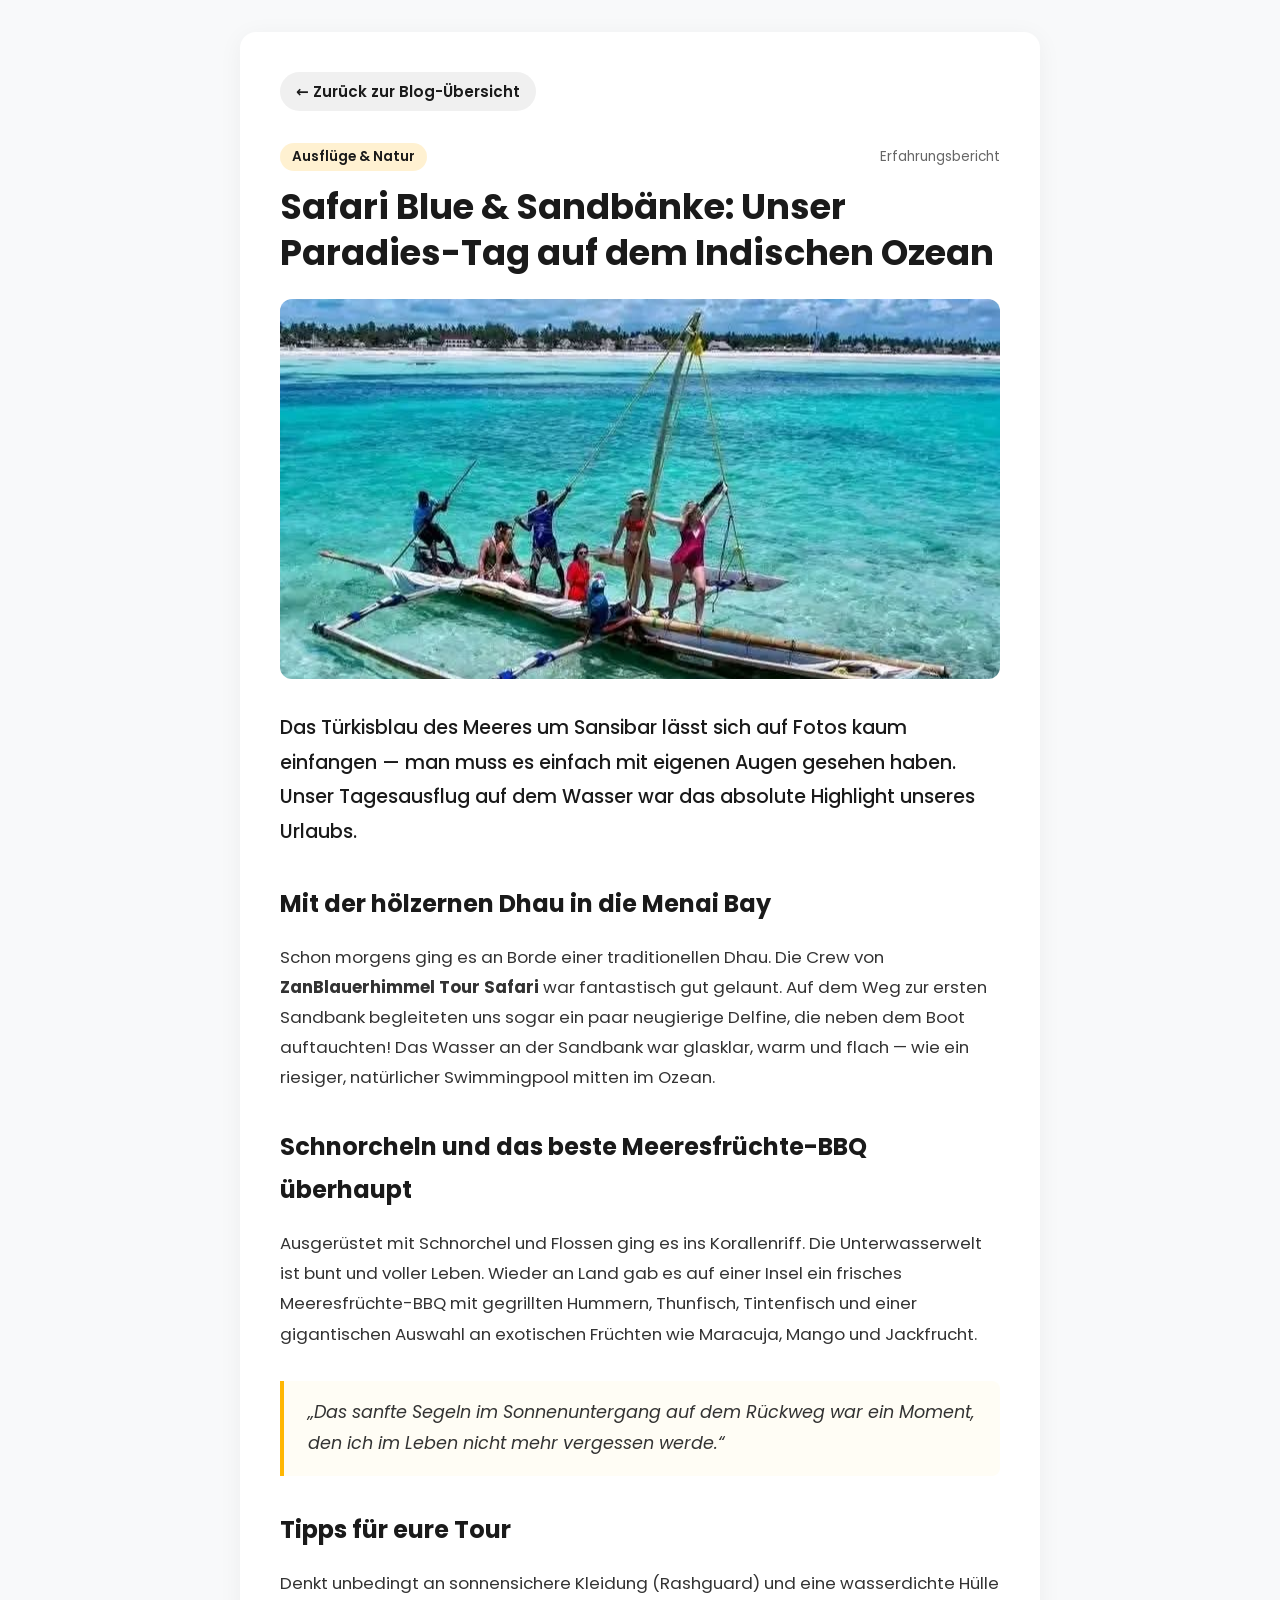
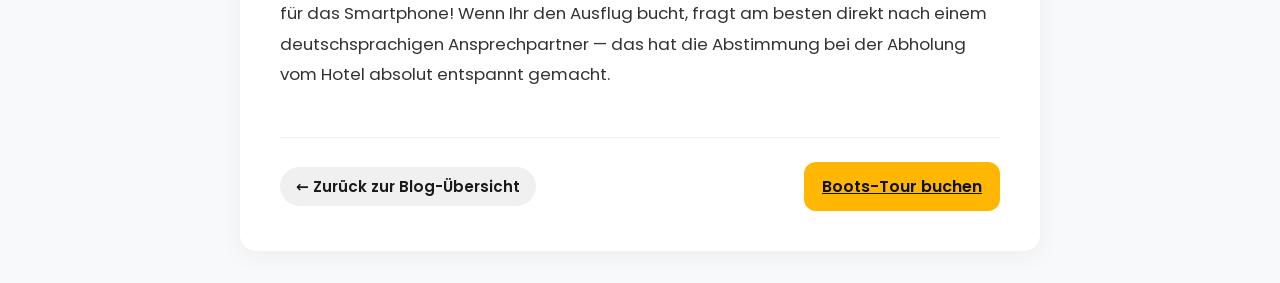
<file: blog-safari-blue.html>
<!doctype html>
<html lang="de">
  <head>
    <meta charset="UTF-8" />
    <meta name="viewport" content="width=device-width, initial-scale=1" />
    <title>Safari Blue & Sandbänke — Reisebericht Sansibar</title>
    <meta
      name="description"
      content="Erfahrungsbericht zur Safari Blue Tour auf Sansibar: Segeln auf einer traditionellen Dhau, Schnorcheln an bunten Riffen und Meeresfrüchte-BBQ."
    />
    <link rel="preconnect" href="https://fonts.googleapis.com" />
    <link rel="preconnect" href="https://fonts.gstatic.com" crossorigin />
    <link rel="icon" href="./images/logo.jpg" type="image/jpg" />
    <link
      href="https://fonts.googleapis.com/css2?family=Poppins:wght@300;400;500;600;700&display=swap"
      rel="stylesheet"
    />
    <link rel="stylesheet" href="styles/index.css" />
    <link rel="stylesheet" href="styles/blogs.css" />
  </head>
  <body class="single-blog-body">
    <div class="blog-article-wrapper">
      <nav class="single-blog-nav">
        <a href="blogs.html" class="back-to-blogs-btn"
          >← Zurück zur Blog-Übersicht</a
        >
      </nav>

      <header class="single-blog-header">
        <div class="blog-meta">
          <span class="blog-tag">Ausflüge & Natur</span>
          <span class="blog-date">Erfahrungsbericht</span>
        </div>
        <h1>
          Safari Blue & Sandbänke: Unser Paradies-Tag auf dem Indischen Ozean
        </h1>
      </header>

      <div
        class="single-blog-hero-image"
        style="background-image: url(&quot;./images/beach\ kidau\ 2.jpg&quot;)"
      ></div>

      <article class="single-blog-content">
        <p class="lead">
          Das Türkisblau des Meeres um Sansibar lässt sich auf Fotos kaum
          einfangen — man muss es einfach mit eigenen Augen gesehen haben. Unser
          Tagesausflug auf dem Wasser war das absolute Highlight unseres
          Urlaubs.
        </p>

        <h2>Mit der hölzernen Dhau in die Menai Bay</h2>
        <p>
          Schon morgens ging es an Borde einer traditionellen Dhau. Die Crew von
          <strong>ZanBlauerhimmel Tour Safari</strong> war fantastisch gut
          gelaunt. Auf dem Weg zur ersten Sandbank begleiteten uns sogar ein
          paar neugierige Delfine, die neben dem Boot auftauchten! Das Wasser an
          der Sandbank war glasklar, warm und flach — wie ein riesiger,
          natürlicher Swimmingpool mitten im Ozean.
        </p>

        <h2>Schnorcheln und das beste Meeresfrüchte-BBQ überhaupt</h2>
        <p>
          Ausgerüstet mit Schnorchel und Flossen ging es ins Korallenriff. Die
          Unterwasserwelt ist bunt und voller Leben. Wieder an Land gab es auf
          einer Insel ein frisches Meeresfrüchte-BBQ mit gegrillten Hummern,
          Thunfisch, Tintenfisch und einer gigantischen Auswahl an exotischen
          Früchten wie Maracuja, Mango und Jackfrucht.
        </p>

        <blockquote>
          „Das sanfte Segeln im Sonnenuntergang auf dem Rückweg war ein Moment,
          den ich im Leben nicht mehr vergessen werde.“
        </blockquote>

        <h2>Tipps für eure Tour</h2>
        <p>
          Denkt unbedingt an sonnensichere Kleidung (Rashguard) und eine
          wasserdichte Hülle für das Smartphone! Wenn Ihr den Ausflug bucht,
          fragt am besten direkt nach einem deutschsprachigen Ansprechpartner —
          das hat die Abstimmung bei der Abholung vom Hotel absolut entspannt
          gemacht.
        </p>
      </article>

      <div class="blog-article-footer">
        <a href="blogs.html" class="back-to-blogs-btn"
          >← Zurück zur Blog-Übersicht</a
        >
        <a href="contact.html" class="btn btn-primary">Boots-Tour buchen</a>
      </div>
    </div>
  </body>
</html>
</file>
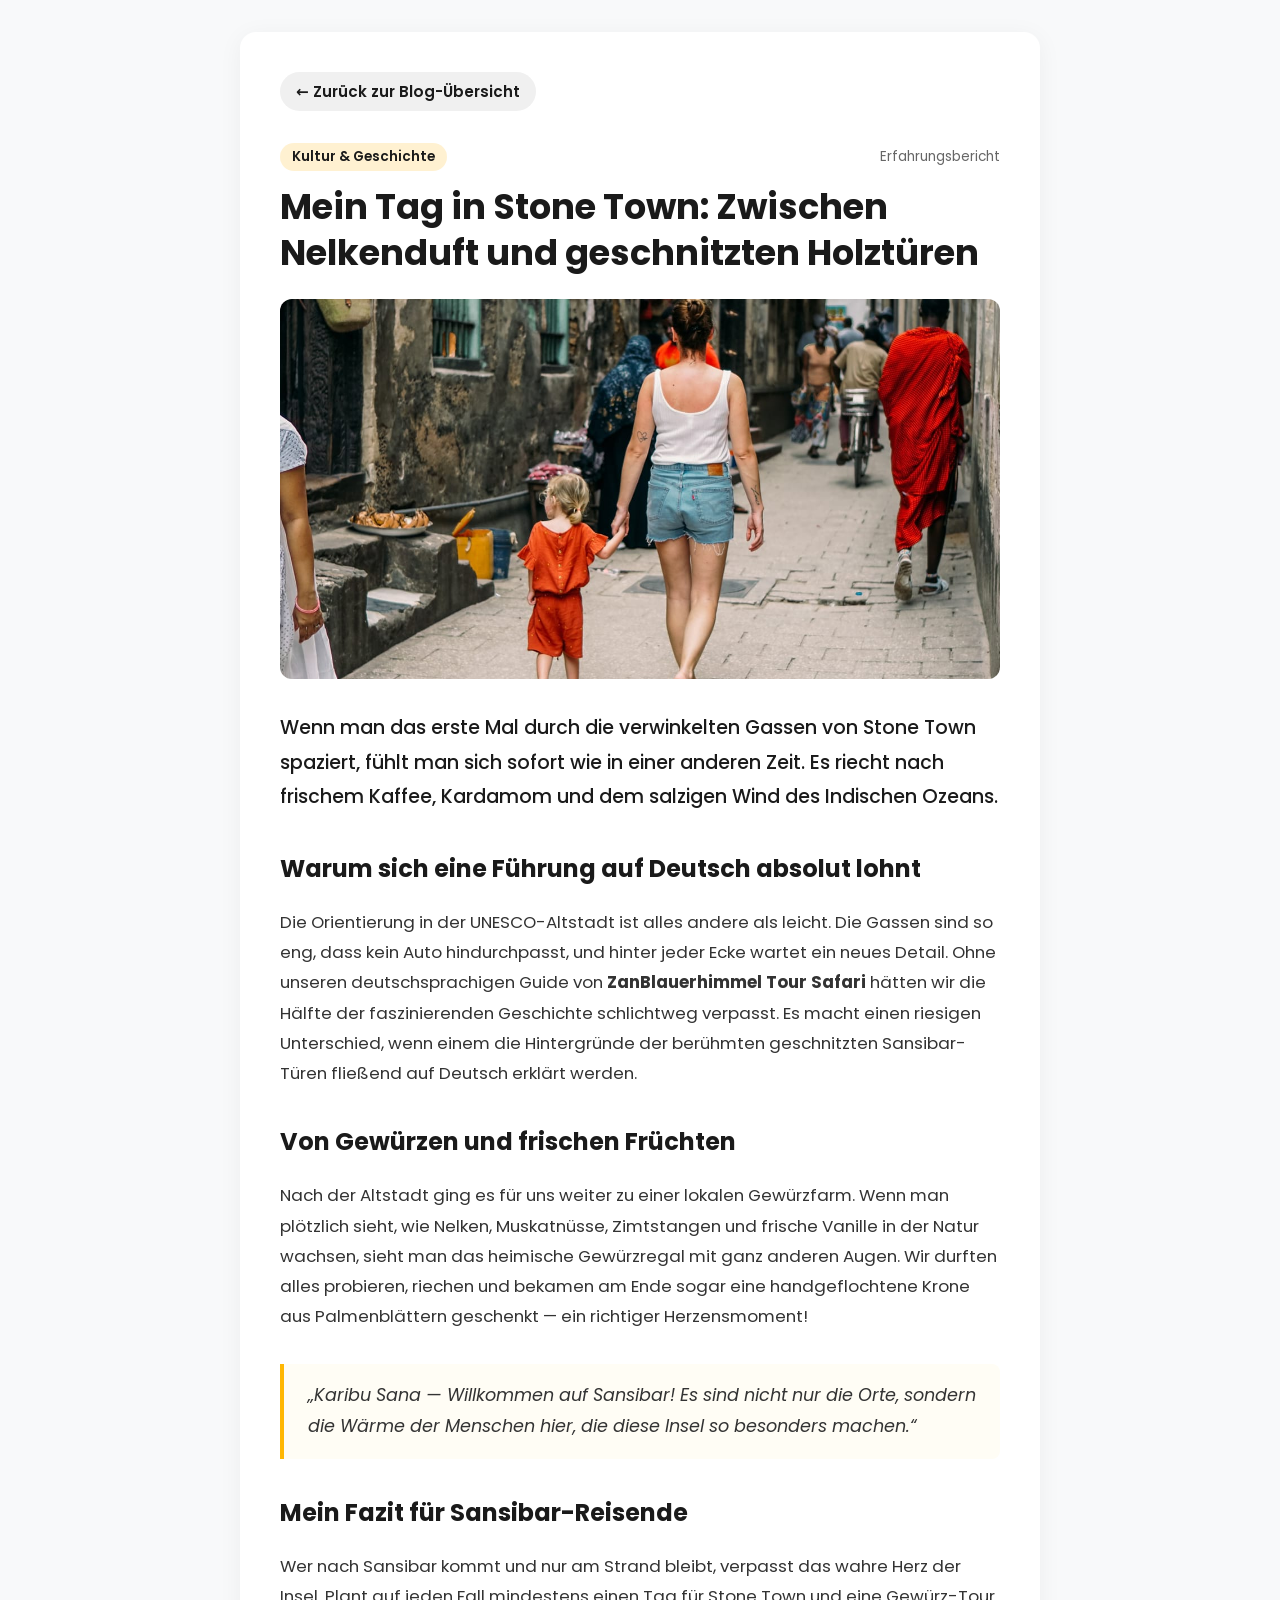
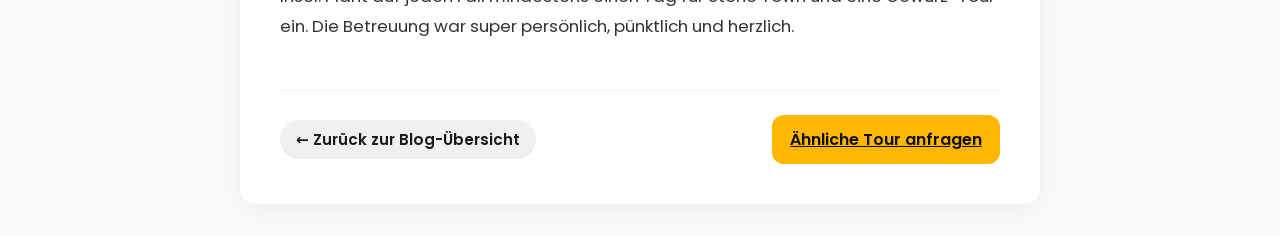
<file: blog-stone-town.html>
<!doctype html>
<html lang="de">
  <head>
    <meta charset="UTF-8" />
    <meta name="viewport" content="width=device-width, initial-scale=1" />
    <title>Mein Tag in Stone Town — Reisebericht Sansibar</title>
    <meta
      name="description"
      content="Erfahrungsbericht einer Tour durch Stone Town und eine Gewürzfarm auf Sansibar auf Deutsch. Entdecken Sie die Magie der Altstadt."
    />
    <link rel="preconnect" href="https://fonts.googleapis.com" />
    <link rel="preconnect" href="https://fonts.gstatic.com" crossorigin />
    <link
      href="https://fonts.googleapis.com/css2?family=Poppins:wght@300;400;500;600;700&display=swap"
      rel="stylesheet"
    />
    <link rel="stylesheet" href="styles/index.css" />
    <link rel="stylesheet" href="styles/blogs.css" />
    <link rel="icon" href="./images/logo.jpg" type="image/jpg" />
  </head>
  <body class="single-blog-body">
    <div class="blog-article-wrapper">
      <nav class="single-blog-nav">
        <a href="blogs.html" class="back-to-blogs-btn"
          >← Zurück zur Blog-Übersicht</a
        >
      </nav>

      <header class="single-blog-header">
        <div class="blog-meta">
          <span class="blog-tag">Kultur & Geschichte</span>
          <span class="blog-date">Erfahrungsbericht</span>
        </div>
        <h1>
          Mein Tag in Stone Town: Zwischen Nelkenduft und geschnitzten Holztüren
        </h1>
      </header>

      <div
        class="single-blog-hero-image"
        style="background-image: url(&quot;./images/stonetown.jpeg&quot;)"
      ></div>

      <article class="single-blog-content">
        <p class="lead">
          Wenn man das erste Mal durch die verwinkelten Gassen von Stone Town
          spaziert, fühlt man sich sofort wie in einer anderen Zeit. Es riecht
          nach frischem Kaffee, Kardamom und dem salzigen Wind des Indischen
          Ozeans.
        </p>

        <h2>Warum sich eine Führung auf Deutsch absolut lohnt</h2>
        <p>
          Die Orientierung in der UNESCO-Altstadt ist alles andere als leicht.
          Die Gassen sind so eng, dass kein Auto hindurchpasst, und hinter jeder
          Ecke wartet ein neues Detail. Ohne unseren deutschsprachigen Guide von
          <strong>ZanBlauerhimmel Tour Safari</strong> hätten wir die Hälfte der
          faszinierenden Geschichte schlichtweg verpasst. Es macht einen
          riesigen Unterschied, wenn einem die Hintergründe der berühmten
          geschnitzten Sansibar-Türen fließend auf Deutsch erklärt werden.
        </p>

        <h2>Von Gewürzen und frischen Früchten</h2>
        <p>
          Nach der Altstadt ging es für uns weiter zu einer lokalen Gewürzfarm.
          Wenn man plötzlich sieht, wie Nelken, Muskatnüsse, Zimtstangen und
          frische Vanille in der Natur wachsen, sieht man das heimische
          Gewürzregal mit ganz anderen Augen. Wir durften alles probieren,
          riechen und bekamen am Ende sogar eine handgeflochtene Krone aus
          Palmenblättern geschenkt — ein richtiger Herzensmoment!
        </p>

        <blockquote>
          „Karibu Sana — Willkommen auf Sansibar! Es sind nicht nur die Orte,
          sondern die Wärme der Menschen hier, die diese Insel so besonders
          machen.“
        </blockquote>

        <h2>Mein Fazit für Sansibar-Reisende</h2>
        <p>
          Wer nach Sansibar kommt und nur am Strand bleibt, verpasst das wahre
          Herz der Insel. Plant auf jeden Fall mindestens einen Tag für Stone
          Town und eine Gewürz-Tour ein. Die Betreuung war super persönlich,
          pünktlich und herzlich.
        </p>
      </article>

      <div class="blog-article-footer">
        <a href="blogs.html" class="back-to-blogs-btn"
          >← Zurück zur Blog-Übersicht</a
        >
        <a href="contact.html" class="btn btn-primary"
          >Ähnliche Tour anfragen</a
        >
      </div>
    </div>
  </body>
</html>
</file>
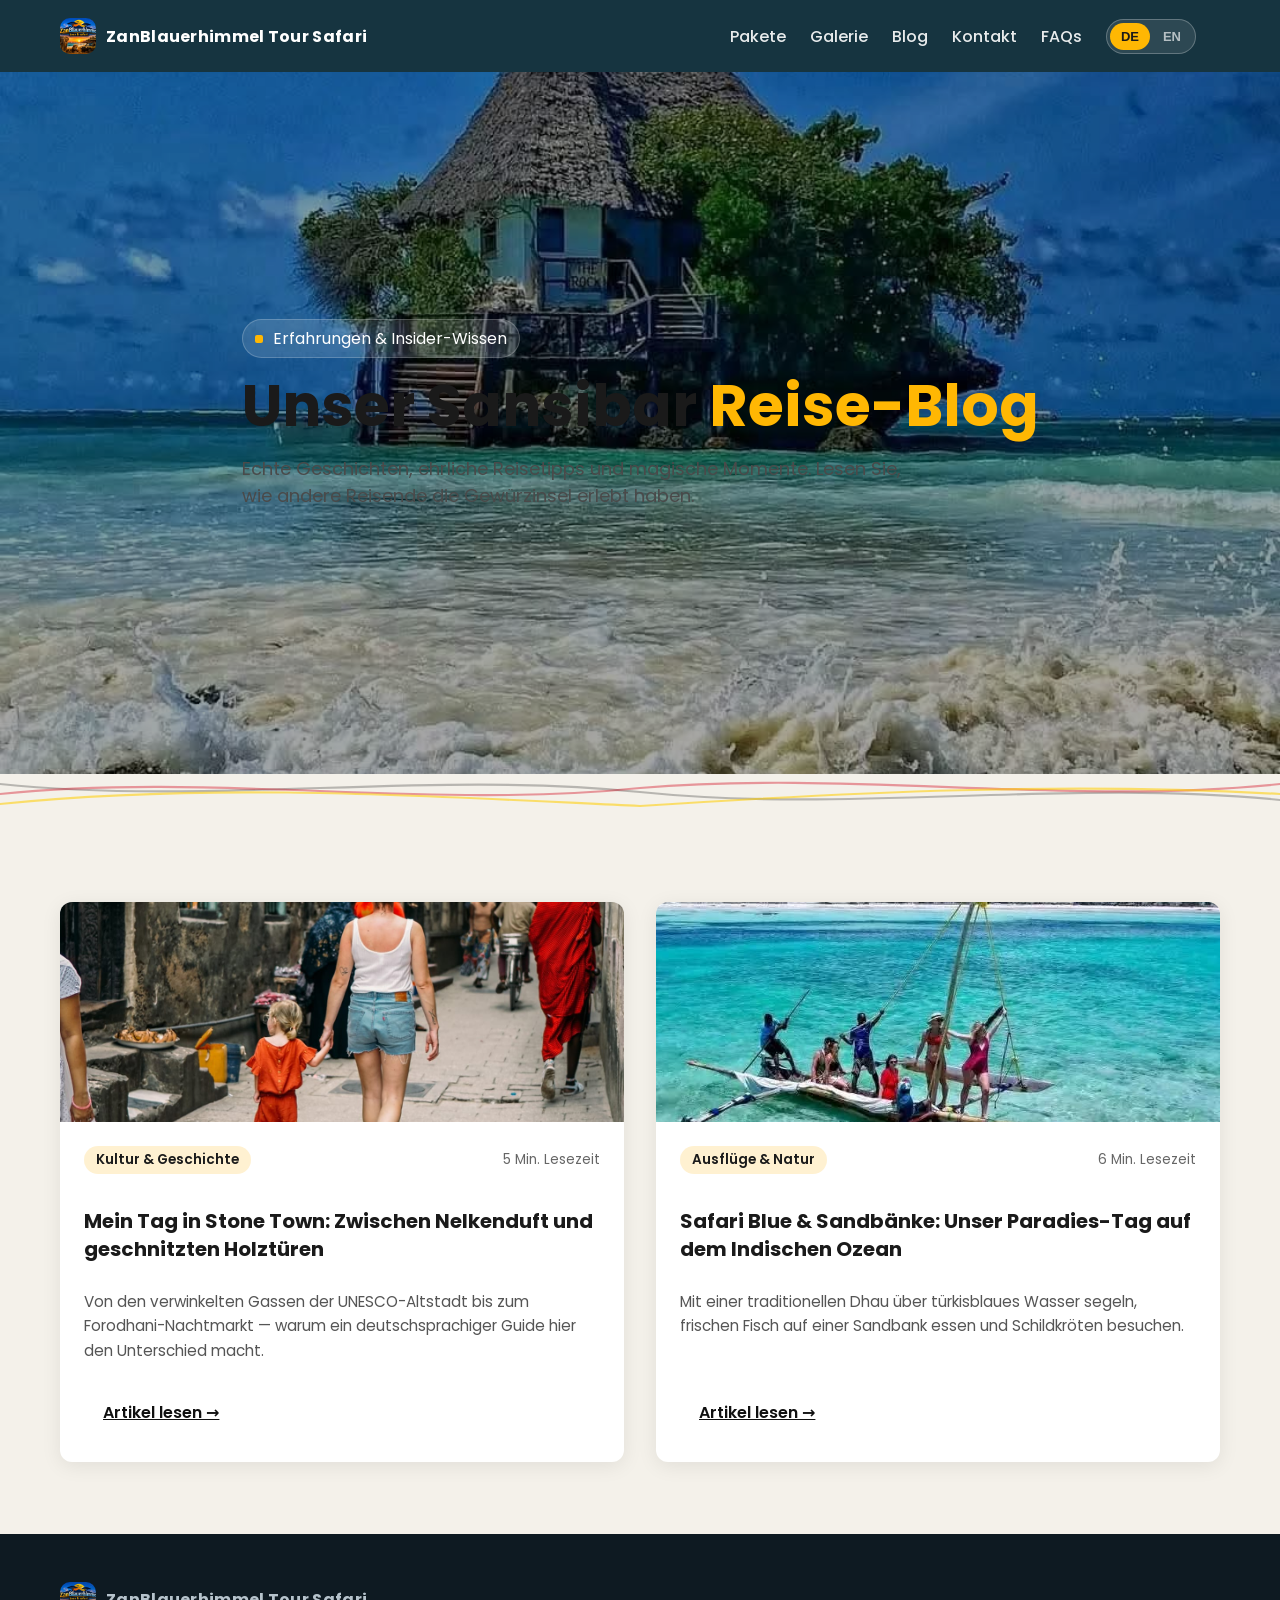
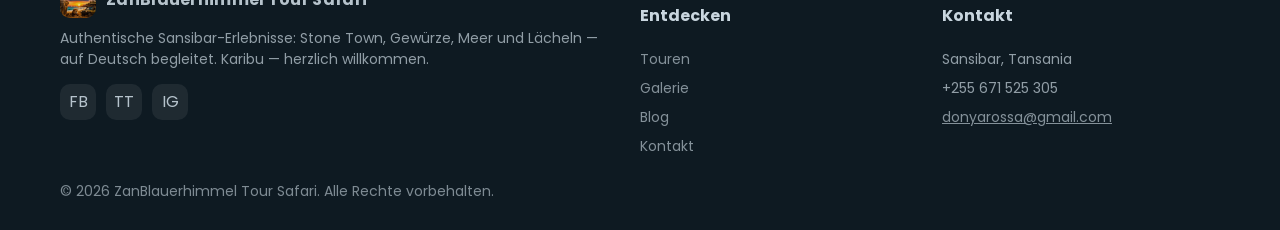
<file: blogs.html>
<!doctype html>
<html lang="de">
  <head>
    <meta charset="UTF-8" />
    <meta name="viewport" content="width=device-width, initial-scale=1" />
    <title>Blog & Reiseberichte — ZanBlauerhimmel Tour Safari</title>
    <meta
      name="description"
      content="Echte Reiseberichte und Geheimtipps für Sansibar: Erfahren Sie alles über Ausflüge auf Deutsch, die besten Strände und historische Orte in Stone Town."
    />
    <meta
      name="keywords"
      content="Sansibar Blog, Reisebericht Sansibar, Stone Town Erfahrungen, Gewürzfarm Sansibar Tipps, Ausflüge Sansibar Deutsch"
    />
    <meta
      property="og:title"
      content="Blog & Reiseberichte — ZanBlauerhimmel Tour Safari"
    />
    <meta
      property="og:description"
      content="Echte Eindrücke und wertvolle Insider-Tipps für Ihren Traumurlaub auf Sansibar."
    />
    <meta property="og:type" content="website" />
    <link rel="icon" href="./images/logo.jpg" type="image/jpg" />
    <link rel="preconnect" href="https://fonts.googleapis.com" />
    <link rel="preconnect" href="https://fonts.gstatic.com" crossorigin />
    <link
      href="https://fonts.googleapis.com/css2?family=Poppins:wght@300;400;500;600;700&display=swap"
      rel="stylesheet"
    />
    <link rel="stylesheet" href="styles/index.css" />
    <link rel="stylesheet" href="styles/blogs.css" />
    <style>
      .whatsapp-float {
        position: fixed;
        bottom: 22px;
        right: 22px;
        width: 58px;
        height: 58px;
        background: #25d366;
        border-radius: 50%;
        display: flex;
        align-items: center;
        justify-content: center;
        box-shadow: 0 8px 24px rgba(0, 0, 0, 0.25);
        z-index: 999;
        transition: transform 0.2s ease;
      }
      .whatsapp-float:hover {
        transform: scale(1.08);
      }
      .whatsapp-float svg {
        width: 30px;
        height: 30px;
        fill: #fff;
      }
      @media (max-width: 480px) {
        .whatsapp-float {
          width: 52px;
          height: 52px;
          bottom: 16px;
          right: 16px;
        }
        .whatsapp-float svg {
          width: 26px;
          height: 26px;
        }
      }
    </style>
  </head>
  <body>
    <!-- Header -->
    <header class="header" id="top">
      <div class="container">
        <nav class="nav" aria-label="Hauptnavigation">
          <a href="index.html" class="brand">
            <div class="brand-logo">
              <img
                src="./images/logo.jpg"
                alt="ZanBlauerhimmel Tour Safari Logo"
              />
            </div>
            <div class="brand-name">ZanBlauerhimmel Tour Safari</div>
          </a>
          <button class="burger" aria-label="Menü öffnen" id="burger">
            ☰
          </button>
          <div class="menu" id="menu">
            <a href="tours.html" data-de="Pakete" data-en="Packages">Pakete</a>
            <a href="gallery.html" data-de="Galerie" data-en="Gallery"
              >Galerie</a
            >
            <a href="blogs.html" data-de="Blog" data-en="Blog">Blog</a>
            <a href="contact.html" data-de="Kontakt" data-en="Contact"
              >Kontakt</a
            >
            <a href="faqs.html" data-de="FAQs" data-en="FAQs">FAQs</a>

            <div class="lang-toggle" aria-label="Sprache wählen">
              <button type="button" data-lang-btn="de" class="active">
                DE
              </button>
              <button type="button" data-lang-btn="en">EN</button>
            </div>
            <div
              id="google_translate_element"
              class="gt-fallback"
              title="Automatische Übersetzung (Google)"
            ></div>
          </div>
        </nav>
        <div class="mobile" id="mobileMenu" aria-label="Mobile Navigation">
          <a href="tours.html" data-de="Pakete" data-en="Packages">Pakete</a>
          <a href="gallery.html" data-de="Galerie" data-en="Gallery">Galerie</a>
          <a href="blogs.html" data-de="Blog" data-en="Blog">Blog</a>
          <a href="contact.html" data-de="Kontakt" data-en="Contact">Kontakt</a>
          <a href="faqs.html" data-de="FAQs" data-en="FAQs">FAQs</a>
          <div class="lang-toggle" style="margin: 14px 20px">
            <button type="button" data-lang-btn="de" class="active">DE</button>
            <button type="button" data-lang-btn="en">EN</button>
          </div>
        </div>
      </div>
    </header>

    <!-- Hero -->
    <section class="hero" role="banner">
      <div class="container wrap">
        <div class="eyebrow">
          <span class="dot"></span>
          <span
            data-de="Erfahrungen & Insider-Wissen"
            data-en="Experiences & Insider Knowledge"
            >Erfahrungen & Insider-Wissen</span
          >
        </div>
        <h1 style="color: #1a1a1a">
          <span data-de="Unser Sansibar" data-en="Our Zanzibar"
            >Unser Sansibar</span
          >
          <span
            style="color: var(--gold, #d4a373)"
            data-de="Reise-Blog"
            data-en="Travel Blog"
            >Reise-Blog</span
          >
        </h1>
        <p
          style="color: #4a4a4a"
          data-de="Echte Geschichten, ehrliche Reisetipps und magische Momente. Lesen Sie, wie andere Reisende die Gewürzinsel erlebt haben."
          data-en="Real stories, honest travel tips and magical moments. Read how other travelers experienced the spice island."
        >
          Echte Geschichten, ehrliche Reisetipps und magische Momente. Lesen
          Sie, wie andere Reisende die Gewürzinsel erlebt haben.
        </p>
      </div>
    </section>

    <div class="wave-divider" aria-hidden="true">
      <svg viewBox="0 0 1200 40" preserveAspectRatio="none">
        <path
          class="de-line de-line-black"
          d="M0,10 C 200,32 400,-4 600,18 C 800,40 1000,4 1200,26"
          fill="none"
        />
        <path
          class="de-line de-line-red"
          d="M0,20 C 200,-2 400,36 600,14 C 800,-4 1000,32 1200,10"
          fill="none"
        />
        <path
          class="de-line de-line-gold"
          d="M0,30 C 200,8 400,22 600,32 C 800,18 1000,8 1200,20"
          fill="none"
        />
      </svg>
    </div>

    <!-- Main Content -->
    <main>
      <section class="section">
        <div class="container">
          <div class="blog-grid">
            <!-- Article 1 -->
            <article class="blog-card">
              <a
                href="blog-stone-town.html"
                class="blog-card-image-link"
                aria-label="Mein Tag in Stone Town lesen"
              >
                <div
                  class="blog-card-image"
                  style="
                    background-image: url(&quot;./images/stonetown.jpeg&quot;);
                  "
                ></div>
              </a>
              <div class="blog-card-content">
                <div class="blog-meta">
                  <span class="blog-tag">Kultur & Geschichte</span>
                  <span class="blog-date">5 Min. Lesezeit</span>
                </div>
                <h3>
                  <a href="blog-stone-town.html" class="blog-title-link">
                    Mein Tag in Stone Town: Zwischen Nelkenduft und geschnitzten
                    Holztüren
                  </a>
                </h3>
                <p>
                  Von den verwinkelten Gassen der UNESCO-Altstadt bis zum
                  Forodhani-Nachtmarkt — warum ein deutschsprachiger Guide hier
                  den Unterschied macht.
                </p>
                <a
                  href="blog-stone-town.html"
                  class="btn btn-outline blog-read-more"
                  >Artikel lesen →</a
                >
              </div>
            </article>

            <!-- Article 2 -->
            <article class="blog-card">
              <a
                href="blog-safari-blue.html"
                class="blog-card-image-link"
                aria-label="Safari Blue & Sandbänke lesen"
              >
                <div
                  class="blog-card-image"
                  style="
                    background-image: url(&quot;./images/beach\ kidau\ 2.jpg&quot;);
                  "
                ></div>
              </a>
              <div class="blog-card-content">
                <div class="blog-meta">
                  <span class="blog-tag">Ausflüge & Natur</span>
                  <span class="blog-date">6 Min. Lesezeit</span>
                </div>
                <h3>
                  <a href="blog-safari-blue.html" class="blog-title-link">
                    Safari Blue & Sandbänke: Unser Paradies-Tag auf dem
                    Indischen Ozean
                  </a>
                </h3>
                <p>
                  Mit einer traditionellen Dhau über türkisblaues Wasser segeln,
                  frischen Fisch auf einer Sandbank essen und Schildkröten
                  besuchen.
                </p>
                <a
                  href="blog-safari-blue.html"
                  class="btn btn-outline blog-read-more"
                  >Artikel lesen →</a
                >
              </div>
            </article>
          </div>
        </div>
      </section>
    </main>

    <!-- Footer -->
    <footer>
      <div class="container">
        <div class="cols">
          <div>
            <a class="brand" href="index.html" style="color: #c9d6df">
              <div
                class="brand-logo"
                style="background: linear-gradient(135deg, #ffd166, #ffe08a)"
              >
                <img
                  src="./images/logo.jpg"
                  alt="ZanBlauerhimmel Tour Safari Logo"
                />
              </div>
              <div class="brand-name">ZanBlauerhimmel Tour Safari</div>
            </a>
            <p
              class="small"
              style="margin-top: 10px"
              data-de="Authentische Sansibar-Erlebnisse: Stone Town, Gewürze, Meer und Lächeln — auf Deutsch begleitet. Karibu — herzlich willkommen."
              data-en="Authentic Zanzibar experiences: Stone Town, spice, sea and smiles — guided in German. Karibu — you are most welcome."
            >
              Authentische Sansibar-Erlebnisse: Stone Town, Gewürze, Meer und
              Lächeln — auf Deutsch begleitet. Karibu — herzlich willkommen.
            </p>
            <div class="social-row" aria-label="Soziale Netzwerke">
              <a
                href="https://www.facebook.com/share/1EjKrh5Tua/"
                target="_blank"
                rel="noopener"
                aria-label="Facebook"
                >FB</a
              >
              <a
                href="https://www.tiktok.com/@zanlaueurhimmeltour"
                target="_blank"
                rel="noopener"
                aria-label="TikTok"
                >TT</a
              >
              <a
                href="https://www.instagram.com/ZanBlauerhimmeltour_safari"
                target="_blank"
                rel="noopener"
                aria-label="Instagram"
                >IG</a
              >
            </div>
          </div>
          <div>
            <h4 data-de="Entdecken" data-en="Explore">Entdecken</h4>
            <div
              class="small"
              style="display: grid; gap: 8px; margin-top: 10px"
            >
              <a href="tours.html" data-de="Touren" data-en="Tours">Touren</a>
              <a href="gallery.html" data-de="Galerie" data-en="Gallery"
                >Galerie</a
              >
              <a href="blogs.html" data-de="Blog" data-en="Blog">Blog</a>

              <a href="contact.html" data-de="Kontakt" data-en="Contact"
                >Kontakt</a
              >
            </div>
          </div>
          <div>
            <h4 data-de="Kontakt" data-en="Info">Kontakt</h4>
            <div
              class="small"
              style="display: grid; gap: 8px; margin-top: 10px"
            >
              <span data-de="Sansibar, Tansania" data-en="Zanzibar, Tanzania"
                >Sansibar, Tansania</span
              >
              <span>+255 671 525 305</span>
              <a
                href="mailto:donyarossa@gmail.com"
                style="color: inherit; text-decoration: underline"
                >donyarossa@gmail.com</a
              >
            </div>
          </div>
        </div>
        <div class="small" style="margin-top: 24px; opacity: 0.6">
          © <span id="year"></span> ZanBlauerhimmel Tour Safari.
          <span
            data-de="Alle Rechte vorbehalten."
            data-en="All rights reserved."
            >Alle Rechte vorbehalten.</span
          >
        </div>
      </div>
    </footer>

    <script src="scripts/nav.js"></script>
    <script src="scripts/lang.js"></script>
  </body>
</html>
</file>
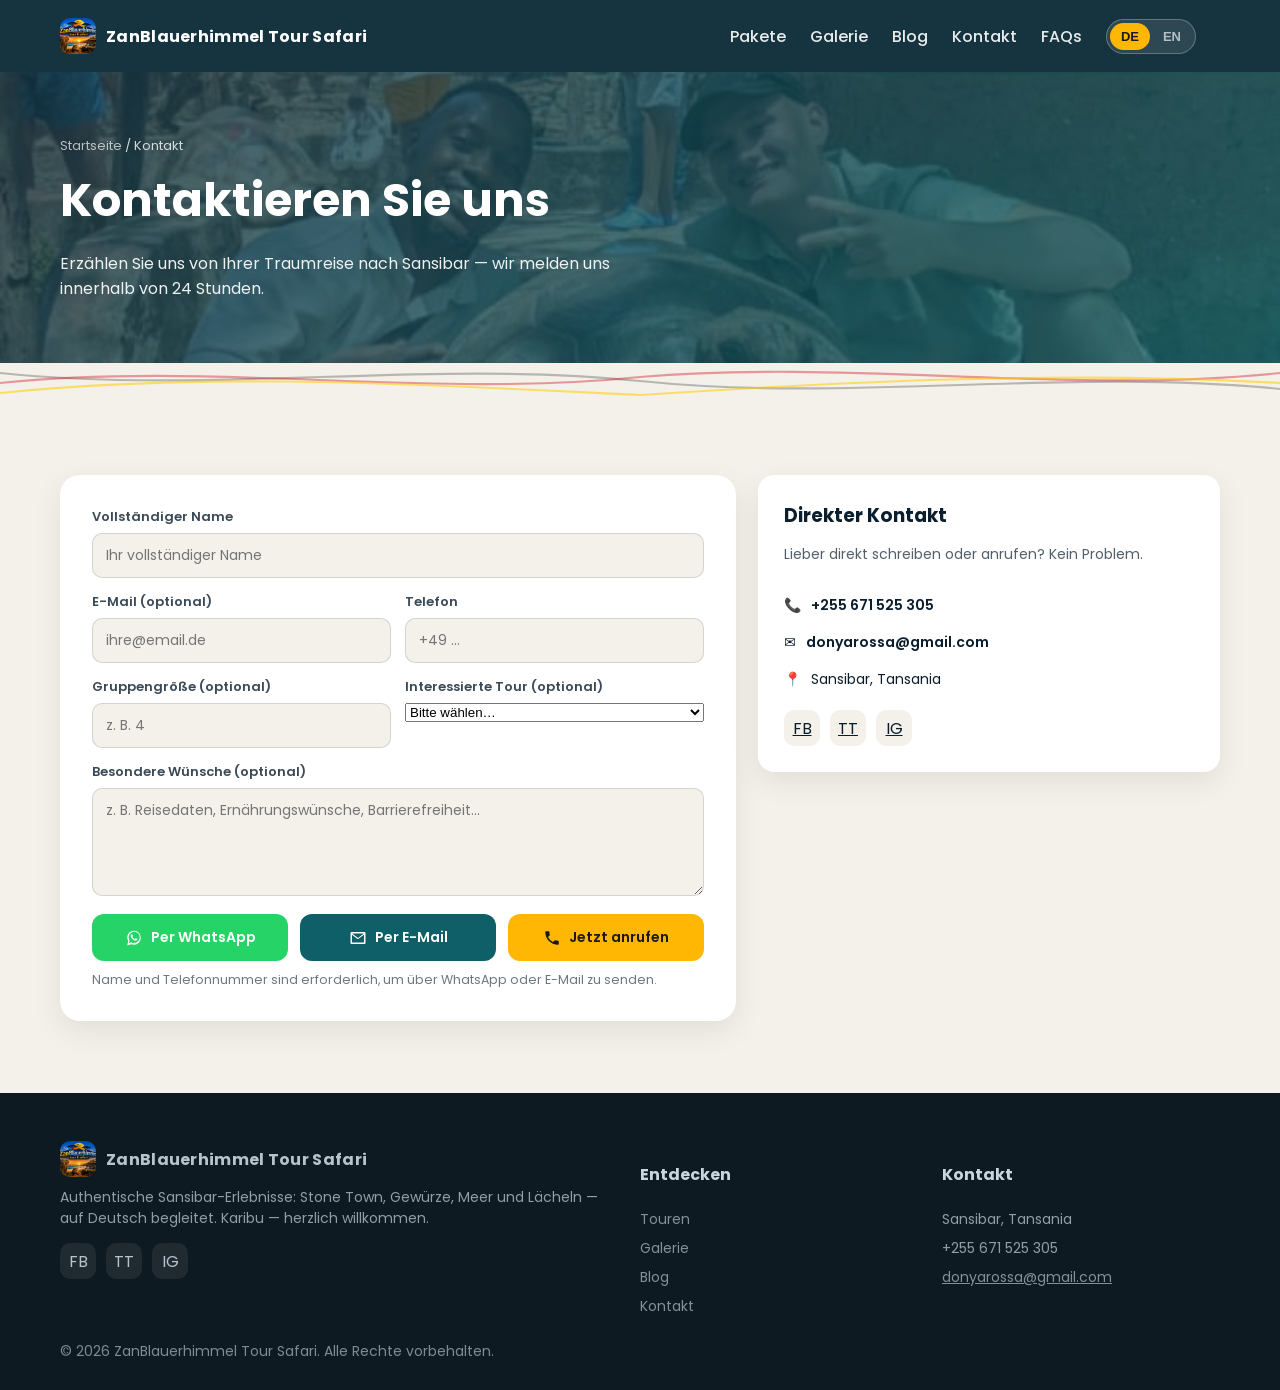
<file: contact.html>
<!doctype html>
<html lang="de">
  <head>
    <meta charset="UTF-8" />
    <meta name="viewport" content="width=device-width, initial-scale=1" />
    <title>Kontakt — ZanBlauerhimmel Tour Safari | Sansibar</title>
    <meta
      name="description"
      content="Kontaktieren Sie ZanBlauerhimmel Tour Safari — per WhatsApp, E-Mail oder Anruf. Wir melden uns innerhalb von 24 Stunden."
    />
    <link rel="icon" href="./images/logo.jpg" type="image/jpg" />
    <link rel="preconnect" href="https://fonts.googleapis.com" />
    <link rel="preconnect" href="https://fonts.gstatic.com" crossorigin />
    <link
      href="https://fonts.googleapis.com/css2?family=Poppins:wght@300;400;500;600;700&display=swap"
      rel="stylesheet"
    />
    <link rel="stylesheet" href="styles/index.css" />

    <!-- Page-specific styles for contact.html only -->
    <style>
      .page-banner {
        position: relative;
        padding: 64px 0 46px;
        color: var(--cloud);
        background: linear-gradient(135deg, var(--ink-2), var(--sea));
        overflow: hidden;
      }
      .page-banner::after {
        content: "";
        position: absolute;
        inset: 0;
        background: url("./images/wanaume.jpg") center/cover no-repeat;
        opacity: 0.22;
      }
      .page-banner .container {
        position: relative;
        z-index: 1;
      }
      .page-banner h1 {
        font-size: clamp(28px, 5vw, 46px);
        margin: 10px 0 8px;
      }
      .page-banner p {
        max-width: 620px;
        opacity: 0.92;
        font-size: clamp(14px, 2vw, 16px);
      }
      .breadcrumb {
        font-size: 13px;
        opacity: 0.8;
      }
      .breadcrumb a {
        color: var(--cloud);
        text-decoration: none;
        opacity: 0.85;
      }
      .breadcrumb a:hover {
        opacity: 1;
      }

      /* Contact layout: form + quick-contact side panel */
      .contact-layout {
        display: grid;
        grid-template-columns: 1.4fr 1fr;
        gap: 22px;
        align-items: start;
      }
      @media (max-width: 900px) {
        .contact-layout {
          grid-template-columns: 1fr;
        }
      }

      .contact-side {
        background: #fff;
        border-radius: 16px;
        box-shadow: var(--shadow);
        padding: 26px;
        display: flex;
        flex-direction: column;
        gap: 16px;
      }
      .contact-side h3 {
        margin: 0 0 4px;
      }
      .contact-side .row {
        display: flex;
        align-items: center;
        gap: 10px;
        font-size: 14px;
      }
      .contact-side .row a {
        color: var(--ink);
        text-decoration: none;
        font-weight: 600;
      }
      .contact-side .row a:hover {
        color: var(--sea);
      }

      /* Three send-action buttons */
      .send-actions {
        display: grid;
        grid-template-columns: repeat(3, 1fr);
        gap: 12px;
        margin-top: 18px;
      }
      @media (max-width: 560px) {
        .send-actions {
          grid-template-columns: 1fr;
        }
      }
      .send-btn {
        display: flex;
        align-items: center;
        justify-content: center;
        gap: 8px;
        border: 0;
        border-radius: 12px;
        padding: 13px 14px;
        font-weight: 600;
        font-size: 14px;
        cursor: pointer;
        font-family: inherit;
        text-decoration: none;
      }
      .send-btn svg {
        width: 18px;
        height: 18px;
        flex-shrink: 0;
      }
      .send-btn.whatsapp {
        background: #25d366;
        color: #fff;
      }
      .send-btn.whatsapp:hover {
        background: #1fb959;
      }
      .send-btn.email {
        background: var(--sea);
        color: #fff;
      }
      .send-btn.email:hover {
        background: var(--sea-2);
      }
      .send-btn.call {
        background: var(--gold);
        color: #1a1a1a;
      }
      .send-btn.call:hover {
        background: #e6a500;
      }
      .send-note {
        font-size: 12.5px;
        opacity: 0.6;
        margin-top: 10px;
      }
    </style>
  </head>
  <body>
    <!-- Header (same as homepage) -->
    <header class="header" id="top">
      <div class="container">
        <nav class="nav" aria-label="Hauptnavigation">
          <a href="index.html" class="brand">
            <div class="brand-logo">
              <img
                src="./images/logo.jpg"
                alt="ZanBlauerhimmel Tour Safari Logo"
              />
            </div>
            <div class="brand-name">ZanBlauerhimmel Tour Safari</div>
          </a>
          <button class="burger" aria-label="Menü öffnen" id="burger">
            ☰
          </button>
          <div class="menu" id="menu">
            <a href="tours.html" data-de="Pakete" data-en="Packages">Pakete</a>
            <a href="gallery.html" data-de="Galerie" data-en="Gallery"
              >Galerie</a
            >
            <a href="blogs.html" data-de="Blog" data-en="Blog">Blog</a>
            <a href="contact.html" data-de="Kontakt" data-en="Contact"
              >Kontakt</a
            >
            <a href="faqs.html" data-de="FAQs" data-en="FAQs">FAQs</a>

            <div class="lang-toggle" aria-label="Sprache wählen">
              <button type="button" data-lang-btn="de" class="active">
                DE
              </button>
              <button type="button" data-lang-btn="en">EN</button>
            </div>
            <div
              id="google_translate_element"
              class="gt-fallback"
              title="Automatische Übersetzung (Google)"
            ></div>
          </div>
        </nav>
        <div class="mobile" id="mobileMenu" aria-label="Mobile Navigation">
          <a href="tours.html" data-de="Pakete" data-en="Packages">Pakete</a>
          <a href="gallery.html" data-de="Galerie" data-en="Gallery">Galerie</a>
          <a href="blogs.html" data-de="Blog" data-en="Blog">Blog</a>
          <a href="contact.html" data-de="Kontakt" data-en="Contact">Kontakt</a>
          <a href="faqs.html" data-de="FAQs" data-en="FAQs">FAQs</a>
          <div class="lang-toggle" style="margin: 14px 20px">
            <button type="button" data-lang-btn="de" class="active">DE</button>
            <button type="button" data-lang-btn="en">EN</button>
          </div>
        </div>
      </div>
    </header>

    <!-- Page banner -->
    <section class="page-banner">
      <div class="container">
        <div class="breadcrumb">
          <a href="index.html" data-de="Startseite" data-en="Home"
            >Startseite</a
          >
          /
          <span data-de="Kontakt" data-en="Contact">Kontakt</span>
        </div>
        <h1 data-de="Kontaktieren Sie uns" data-en="Contact Us">
          Kontaktieren Sie uns
        </h1>
        <p
          data-de="Erzählen Sie uns von Ihrer Traumreise nach Sansibar — wir melden uns innerhalb von 24 Stunden."
          data-en="Tell us about your dream trip to Zanzibar — we'll get back to you within 24 hours."
        >
          Erzählen Sie uns von Ihrer Traumreise nach Sansibar — wir melden uns
          innerhalb von 24 Stunden.
        </p>
      </div>
    </section>

    <div class="wave-divider" aria-hidden="true">
      <svg viewBox="0 0 1200 40" preserveAspectRatio="none">
        <path
          class="de-line de-line-black"
          d="M0,10 C 200,32 400,-4 600,18 C 800,40 1000,4 1200,26"
          fill="none"
        />
        <path
          class="de-line de-line-red"
          d="M0,20 C 200,-2 400,36 600,14 C 800,-4 1000,32 1200,10"
          fill="none"
        />
        <path
          class="de-line de-line-gold"
          d="M0,30 C 200,8 400,22 600,32 C 800,18 1000,8 1200,20"
          fill="none"
        />
      </svg>
    </div>

    <main>
      <section class="section" id="kontaktformular">
        <div class="container">
          <div class="contact-layout reveal-group">
            <!-- Form -->
            <form
              class="contact-wrap reveal"
              id="contactForm"
              style="max-width: none; margin: 0"
            >
              <div class="form-row">
                <div class="field full">
                  <label data-de="Vollständiger Name" data-en="Full Name"
                    >Vollständiger Name</label
                  >
                  <input
                    type="text"
                    id="cf-name"
                    name="name"
                    data-de-placeholder="Ihr vollständiger Name"
                    data-en-placeholder="Your full name"
                    placeholder="Ihr vollständiger Name"
                    required
                  />
                </div>
              </div>
              <div class="form-row">
                <div class="field">
                  <label data-de="E-Mail (optional)" data-en="Email (optional)"
                    >E-Mail (optional)</label
                  >
                  <input
                    type="email"
                    id="cf-email"
                    name="email"
                    data-de-placeholder="ihre@email.de"
                    data-en-placeholder="your@email.com"
                    placeholder="ihre@email.de"
                  />
                </div>
                <div class="field">
                  <label data-de="Telefon" data-en="Phone">Telefon</label>
                  <input
                    type="tel"
                    id="cf-phone"
                    name="phone"
                    data-de-placeholder="+49 ..."
                    data-en-placeholder="+49 ..."
                    placeholder="+49 ..."
                    required
                  />
                </div>
              </div>
              <div class="form-row">
                <div class="field">
                  <label
                    data-de="Gruppengröße (optional)"
                    data-en="Group Size (optional)"
                    >Gruppengröße (optional)</label
                  >
                  <input
                    type="number"
                    id="cf-groupsize"
                    name="groupsize"
                    min="1"
                    data-de-placeholder="z. B. 4"
                    data-en-placeholder="e.g. 4"
                    placeholder="z. B. 4"
                  />
                </div>
                <div class="field">
                  <label
                    data-de="Interessierte Tour (optional)"
                    data-en="Tour of Interest (optional)"
                    >Interessierte Tour (optional)</label
                  >
                  <select id="cf-tour" name="tour">
                    <option
                      value=""
                      data-de="Bitte wählen…"
                      data-en="Please select…"
                    >
                      Bitte wählen…
                    </option>
                    <option
                      data-de="Stone Town Altstadt-Tour"
                      data-en="Stone Town Heritage Walk"
                    >
                      Stone Town Altstadt-Tour
                    </option>
                    <option
                      data-de="Nungwi Beach Strandtag"
                      data-en="Nungwi Beach Day"
                    >
                      Nungwi Beach Strandtag
                    </option>
                    <option
                      data-de="Jozani Forest Dschungeltour"
                      data-en="Jozani Forest Jungle Tour"
                    >
                      Jozani Forest Dschungeltour
                    </option>
                    <option
                      data-de="Prison Island Ausflug"
                      data-en="Prison Island Trip"
                    >
                      Prison Island Ausflug
                    </option>
                    <option
                      data-de="Schnorcheln am Mnemba-Atoll"
                      data-en="Mnemba Atoll Snorkeling"
                    >
                      Schnorcheln am Mnemba-Atoll
                    </option>
                    <option
                      data-de="Gewürzfarm & Kochkurs"
                      data-en="Spice Farm & Cooking"
                    >
                      Gewürzfarm & Kochkurs
                    </option>
                    <option
                      data-de="Delfintour bei Kizimkazi"
                      data-en="Kizimkazi Dolphin Tour"
                    >
                      Delfintour bei Kizimkazi
                    </option>
                    <option
                      data-de="Mikumi Nationalpark Tagessafari"
                      data-en="Mikumi National Park Day Safari"
                    >
                      Mikumi Nationalpark Tagessafari
                    </option>
                    <option
                      data-de="Mikumi 2-Tage-Safari"
                      data-en="Mikumi 2-Day Safari"
                    >
                      Mikumi 2-Tage-Safari
                    </option>
                    <option
                      data-de="Noch unsicher / individuelle Route"
                      data-en="Not sure yet / custom route"
                    >
                      Noch unsicher / individuelle Route
                    </option>
                  </select>
                </div>
              </div>
              <div class="form-row">
                <div class="field full">
                  <label
                    data-de="Besondere Wünsche (optional)"
                    data-en="Special Request (optional)"
                    >Besondere Wünsche (optional)</label
                  >
                  <textarea
                    id="cf-message"
                    name="message"
                    rows="4"
                    data-de-placeholder="z. B. Reisedaten, Ernährungswünsche, Barrierefreiheit…"
                    data-en-placeholder="e.g. travel dates, dietary needs, accessibility…"
                    placeholder="z. B. Reisedaten, Ernährungswünsche, Barrierefreiheit…"
                  ></textarea>
                </div>
              </div>

              <div class="send-actions">
                <button
                  type="button"
                  id="send-whatsapp"
                  class="send-btn whatsapp"
                >
                  <svg
                    viewBox="0 0 32 32"
                    fill="currentColor"
                    aria-hidden="true"
                  >
                    <path
                      d="M16.01 3C9.38 3 4 8.38 4 15.01c0 2.39.7 4.63 1.9 6.5L4 29l7.68-1.85a11.9 11.9 0 0 0 4.33.82h.01c6.63 0 12.01-5.38 12.01-12.01C28.02 8.38 22.64 3 16.01 3zm0 21.86h-.01c-1.4 0-2.77-.36-3.98-1.05l-.29-.17-4.7 1.13 1.15-4.58-.19-.3a9.83 9.83 0 0 1-1.52-5.28c0-5.45 4.44-9.89 9.9-9.89 2.64 0 5.13 1.03 6.99 2.9a9.83 9.83 0 0 1 2.9 6.99c0 5.46-4.44 9.9-9.9 9.9zm5.42-7.41c-.3-.15-1.75-.86-2.02-.96-.27-.1-.47-.15-.66.15-.2.3-.76.96-.93 1.16-.17.2-.34.22-.63.07-.3-.15-1.24-.46-2.37-1.47-.88-.78-1.47-1.75-1.65-2.05-.17-.3-.02-.46.13-.6.13-.13.3-.34.44-.51.15-.17.2-.3.3-.5.1-.2.05-.37-.03-.52-.07-.15-.66-1.6-.91-2.19-.24-.57-.48-.5-.66-.51h-.56c-.2 0-.52.07-.79.37-.27.3-1.04 1.02-1.04 2.47 0 1.46 1.06 2.87 1.21 3.07.15.2 2.08 3.18 5.04 4.46.7.3 1.25.48 1.68.62.7.22 1.35.19 1.85.11.57-.08 1.75-.71 2-1.4.24-.68.24-1.27.17-1.4-.07-.12-.27-.2-.56-.35z"
                    />
                  </svg>
                  <span data-de="Per WhatsApp" data-en="Via WhatsApp"
                    >Per WhatsApp</span
                  >
                </button>
                <button type="button" id="send-email" class="send-btn email">
                  <svg
                    viewBox="0 0 24 24"
                    fill="currentColor"
                    aria-hidden="true"
                  >
                    <path
                      d="M2 5.5A1.5 1.5 0 0 1 3.5 4h17A1.5 1.5 0 0 1 22 5.5v13a1.5 1.5 0 0 1-1.5 1.5h-17A1.5 1.5 0 0 1 2 18.5v-13Zm2.2.5 7.8 5.85L19.8 6H4.2Zm15.8 1.6-7.36 5.52a1.5 1.5 0 0 1-1.78 0L4 7.6V18h16V7.6Z"
                    />
                  </svg>
                  <span data-de="Per E-Mail" data-en="Via Email"
                    >Per E-Mail</span
                  >
                </button>
                <a
                  href="tel:+255671525305"
                  id="send-call"
                  class="send-btn call"
                >
                  <svg
                    viewBox="0 0 24 24"
                    fill="currentColor"
                    aria-hidden="true"
                  >
                    <path
                      d="M6.62 10.79a15.05 15.05 0 0 0 6.59 6.59l2.2-2.2a1 1 0 0 1 1.02-.24c1.12.37 2.33.57 3.57.57a1 1 0 0 1 1 1V20a1 1 0 0 1-1 1C10.61 21 3 13.39 3 4a1 1 0 0 1 1-1h3.5a1 1 0 0 1 1 1c0 1.24.2 2.45.57 3.57a1 1 0 0 1-.25 1.02l-2.2 2.2Z"
                    />
                  </svg>
                  <span data-de="Jetzt anrufen" data-en="Call Now"
                    >Jetzt anrufen</span
                  >
                </a>
              </div>
              <div
                class="send-note"
                data-de="Name und Telefonnummer sind erforderlich, um über WhatsApp oder E-Mail zu senden."
                data-en="Name and phone number are required to send via WhatsApp or Email."
              >
                Name und Telefonnummer sind erforderlich, um über WhatsApp oder
                E-Mail zu senden.
              </div>
            </form>

            <!-- Quick contact side panel -->
            <aside class="contact-side reveal">
              <div>
                <h3 data-de="Direkter Kontakt" data-en="Direct Contact">
                  Direkter Kontakt
                </h3>
                <p
                  class="small"
                  data-de="Lieber direkt schreiben oder anrufen? Kein Problem."
                  data-en="Prefer to write or call directly? No problem."
                >
                  Lieber direkt schreiben oder anrufen? Kein Problem.
                </p>
              </div>
              <div class="row">
                📞 <a href="tel:+255671525305">+255 671 525 305</a>
              </div>
              <div class="row">
                ✉️
                <a href="mailto:donyarossa@gmail.com">donyarossa@gmail.com</a>
              </div>
              <div class="row">
                📍
                <span data-de="Sansibar, Tansania" data-en="Zanzibar, Tanzania"
                  >Sansibar, Tansania</span
                >
              </div>
              <div
                class="social-row"
                aria-label="Soziale Netzwerke"
                style="margin-top: 4px"
              >
                <a
                  href="https://www.facebook.com/share/18nZJRpYqY/"
                  target="_blank"
                  rel="noopener"
                  aria-label="Facebook"
                  style="background: var(--sand); color: var(--ink)"
                  >FB</a
                >
                <a
                  href="https://www.tiktok.com/@zanblaueurhimmeltour"
                  target="_blank"
                  rel="noopener"
                  aria-label="TikTok"
                  style="background: var(--sand); color: var(--ink)"
                  >TT</a
                >
                <a
                  href="https://www.instagram.com/ZanBlauerhimmeltour_safari"
                  target="_blank"
                  rel="noopener"
                  aria-label="Instagram"
                  style="background: var(--sand); color: var(--ink)"
                  >IG</a
                >
              </div>
            </aside>
          </div>
        </div>
      </section>
    </main>

    <!-- Footer (same as homepage) -->
    <footer>
      <div class="container">
        <div class="cols">
          <div>
            <a class="brand" href="index.html" style="color: #c9d6df">
              <div
                class="brand-logo"
                style="background: linear-gradient(135deg, #ffd166, #ffe08a)"
              >
                <img
                  src="./images/logo.jpg"
                  alt="ZanBlauerhimmel Tour Safari Logo"
                />
              </div>
              <div class="brand-name">ZanBlauerhimmel Tour Safari</div>
            </a>
            <p
              class="small"
              style="margin-top: 10px"
              data-de="Authentische Sansibar-Erlebnisse: Stone Town, Gewürze, Meer und Lächeln — auf Deutsch begleitet. Karibu — herzlich willkommen."
              data-en="Authentic Zanzibar experiences: Stone Town, spice, sea and smiles — guided in German. Karibu — you are most welcome."
            >
              Authentische Sansibar-Erlebnisse: Stone Town, Gewürze, Meer und
              Lächeln — auf Deutsch begleitet. Karibu — herzlich willkommen.
            </p>
            <div class="social-row" aria-label="Soziale Netzwerke">
              <a
                href="https://www.facebook.com/share/1EjKrh5Tua/"
                target="_blank"
                rel="noopener"
                aria-label="Facebook"
                >FB</a
              >
              <a
                href="https://www.tiktok.com/@zanblaueurhimmeltour.safari"
                target="_blank"
                rel="noopener"
                aria-label="TikTok"
                >TT</a
              >
              <a
                href="https://www.instagram.com/ZanBlauerhimmeltour_safari"
                target="_blank"
                rel="noopener"
                aria-label="Instagram"
                >IG</a
              >
            </div>
          </div>
          <div>
            <h4 data-de="Entdecken" data-en="Explore">Entdecken</h4>
            <div
              class="small"
              style="display: grid; gap: 8px; margin-top: 10px"
            >
              <a href="tours.html" data-de="Touren" data-en="Tours">Touren</a>
              <a href="gallery.html" data-de="Galerie" data-en="Gallery"
                >Galerie</a
              >
              <a href="blogs.html" data-de="Blog" data-en="Blog">Blog</a>

              <a href="contact.html" data-de="Kontakt" data-en="Contact"
                >Kontakt</a
              >
            </div>
          </div>
          <div>
            <h4 data-de="Kontakt" data-en="Info">Kontakt</h4>
            <div
              class="small"
              style="display: grid; gap: 8px; margin-top: 10px"
            >
              <span data-de="Sansibar, Tansania" data-en="Zanzibar, Tanzania"
                >Sansibar, Tansania</span
              >
              <span>+255 671 525 305</span>
              <a
                href="mailto:donyarossa@gmail.com"
                style="color: inherit; text-decoration: underline"
                >donyarossa@gmail.com</a
              >
            </div>
          </div>
        </div>
        <div class="small" style="margin-top: 24px; opacity: 0.6">
          © <span id="year"></span> ZanBlauerhimmel Tour Safari.
          <span
            data-de="Alle Rechte vorbehalten."
            data-en="All rights reserved."
            >Alle Rechte vorbehalten.</span
          >
        </div>
      </div>
    </footer>

    <script src="scripts/nav.js"></script>
    <script src="scripts/lang.js"></script>

    <!-- Scroll Reveal observer script for scroll animations -->
    <script>
      document.addEventListener("DOMContentLoaded", () => {
        const observer = new IntersectionObserver(
          (entries) => {
            entries.forEach((entry) => {
              if (entry.isIntersecting) {
                entry.target.classList.add("in-view");
              }
            });
          },
          { threshold: 0.15 },
        );

        document
          .querySelectorAll(".reveal")
          .forEach((el) => observer.observe(el));
      });
    </script>

    <!-- Contact form: build the message and hand off to WhatsApp / Email -->
    <script>
      (function () {
        var BUSINESS_PHONE = "255671525305"; // no + or spaces, for wa.me
        var BUSINESS_EMAIL = "donyarossa@gmail.com";
        var form = document.getElementById("contactForm");

        function buildMessage() {
          var name = document.getElementById("cf-name").value.trim();
          var email = document.getElementById("cf-email").value.trim();
          var phone = document.getElementById("cf-phone").value.trim();
          var groupsize = document.getElementById("cf-groupsize").value.trim();
          var tour = document.getElementById("cf-tour").value.trim();
          var message = document.getElementById("cf-message").value.trim();
          var isEn = document.documentElement.getAttribute("lang") === "en";

          var lines = isEn
            ? [
                "New enquiry from " + name,
                "Phone: " + phone,
                "Email: " + (email || "-"),
                "Group size: " + (groupsize || "-"),
                "Tour of interest: " + (tour || "-"),
                "Special request: " + (message || "-"),
              ]
            : [
                "Neue Anfrage von " + name,
                "Telefon: " + phone,
                "E-Mail: " + (email || "-"),
                "Gruppengröße: " + (groupsize || "-"),
                "Interessierte Tour: " + (tour || "-"),
                "Besondere Wünsche: " + (message || "-"),
              ];
          return lines.join("\n");
        }

        function validateRequired() {
          // Uses the form's native required attributes (name + phone) and shows
          // the browser's built-in validation UI if something's missing.
          if (!form.checkValidity()) {
            form.reportValidity();
            return false;
          }
          return true;
        }

        document
          .getElementById("send-whatsapp")
          .addEventListener("click", function () {
            if (!validateRequired()) return;
            var text = encodeURIComponent(buildMessage());
            window.open(
              "https://wa.me/" + BUSINESS_PHONE + "?text=" + text,
              "_blank",
              "noopener",
            );
          });

        document
          .getElementById("send-email")
          .addEventListener("click", function () {
            if (!validateRequired()) return;
            var name = document.getElementById("cf-name").value.trim();
            var isEn = document.documentElement.getAttribute("lang") === "en";
            var subject = encodeURIComponent(
              (isEn ? "New enquiry from " : "Neue Anfrage von ") + name,
            );
            var body = encodeURIComponent(buildMessage());
            window.location.href =
              "mailto:" +
              BUSINESS_EMAIL +
              "?subject=" +
              subject +
              "&body=" +
              body;
          });
      })();
    </script>

    <!-- Fallback auto-translate (Google Translate widget) -->
    <script type="text/javascript">
      function googleTranslateElementInit() {
        new google.translate.TranslateElement(
          {
            pageLanguage: "de",
            includedLanguages: "en",
            layout: google.translate.TranslateElement.InlineLayout.SIMPLE,
          },
          "google_translate_element",
        );
      }
    </script>
    <script
      type="text/javascript"
      src="https://translate.google.com/translate_a/element.js?cb=googleTranslateElementInit"
    ></script>
  </body>
</html>
</file>
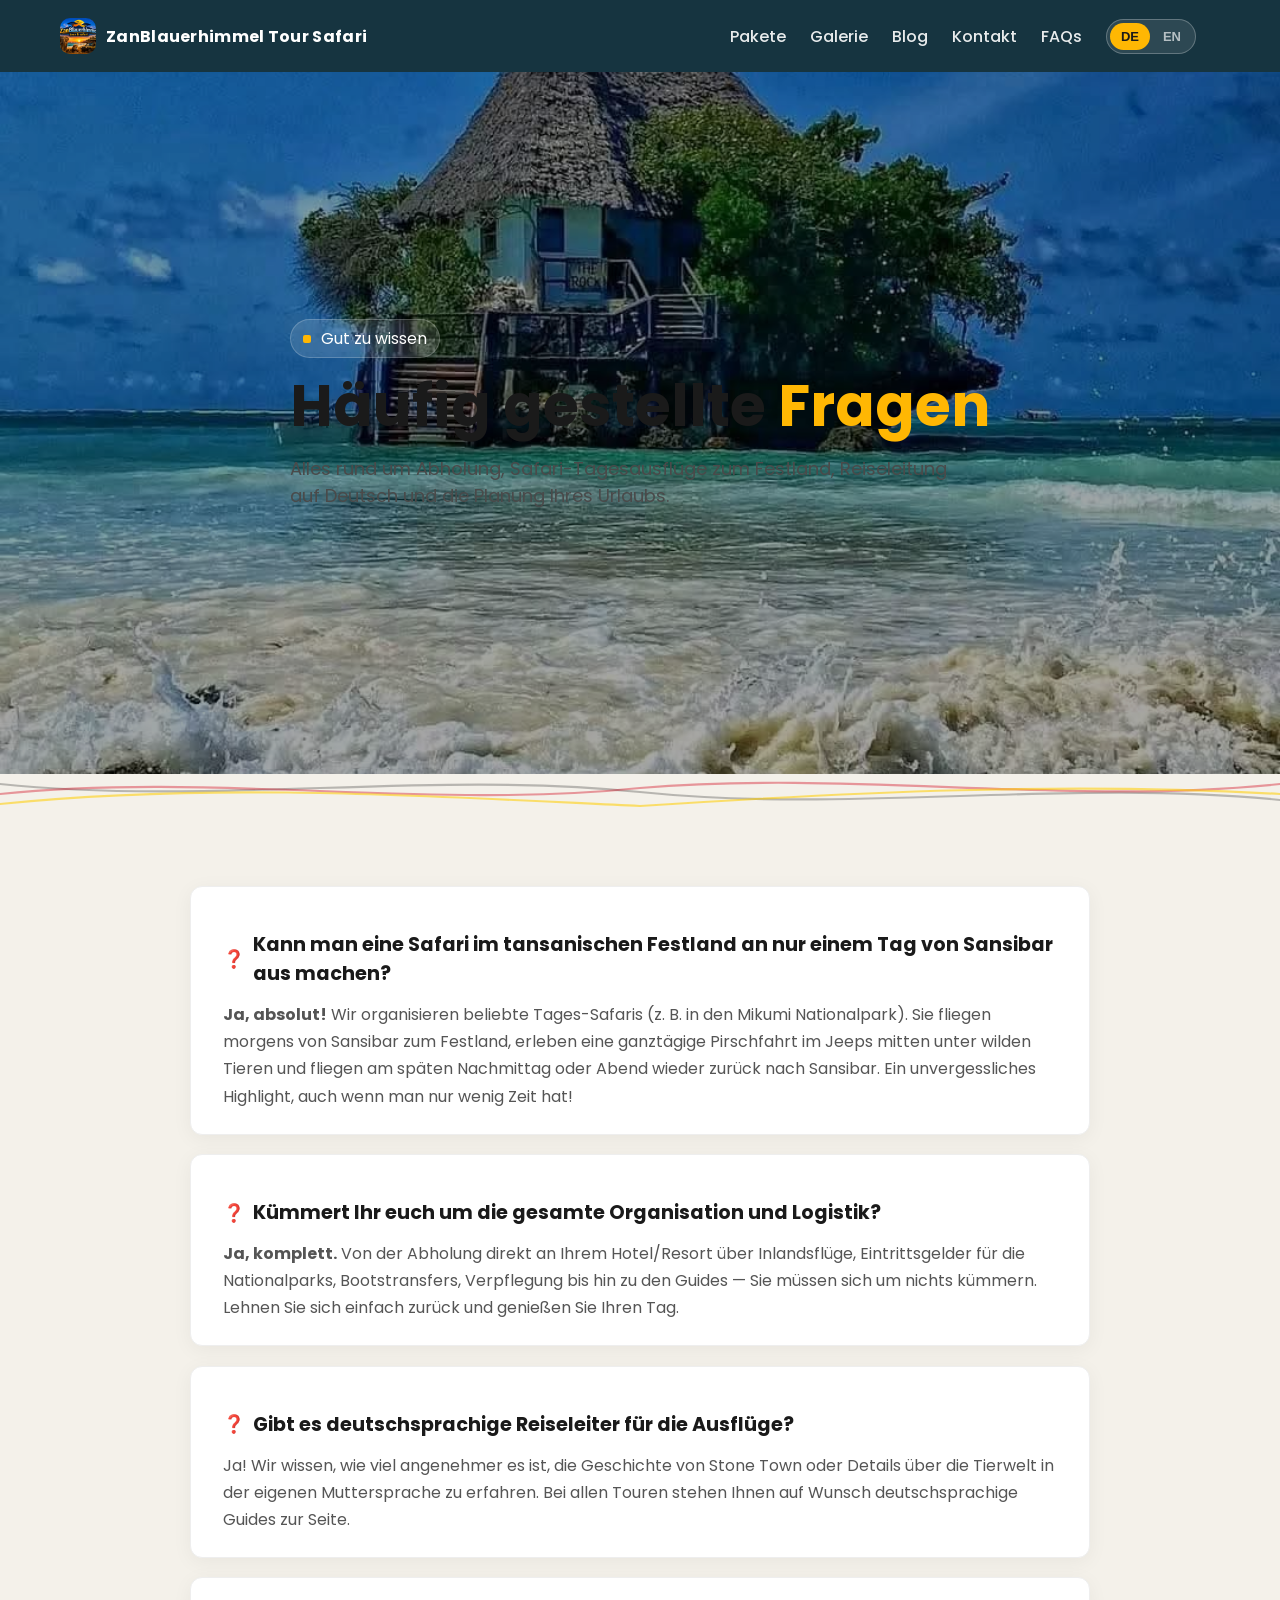
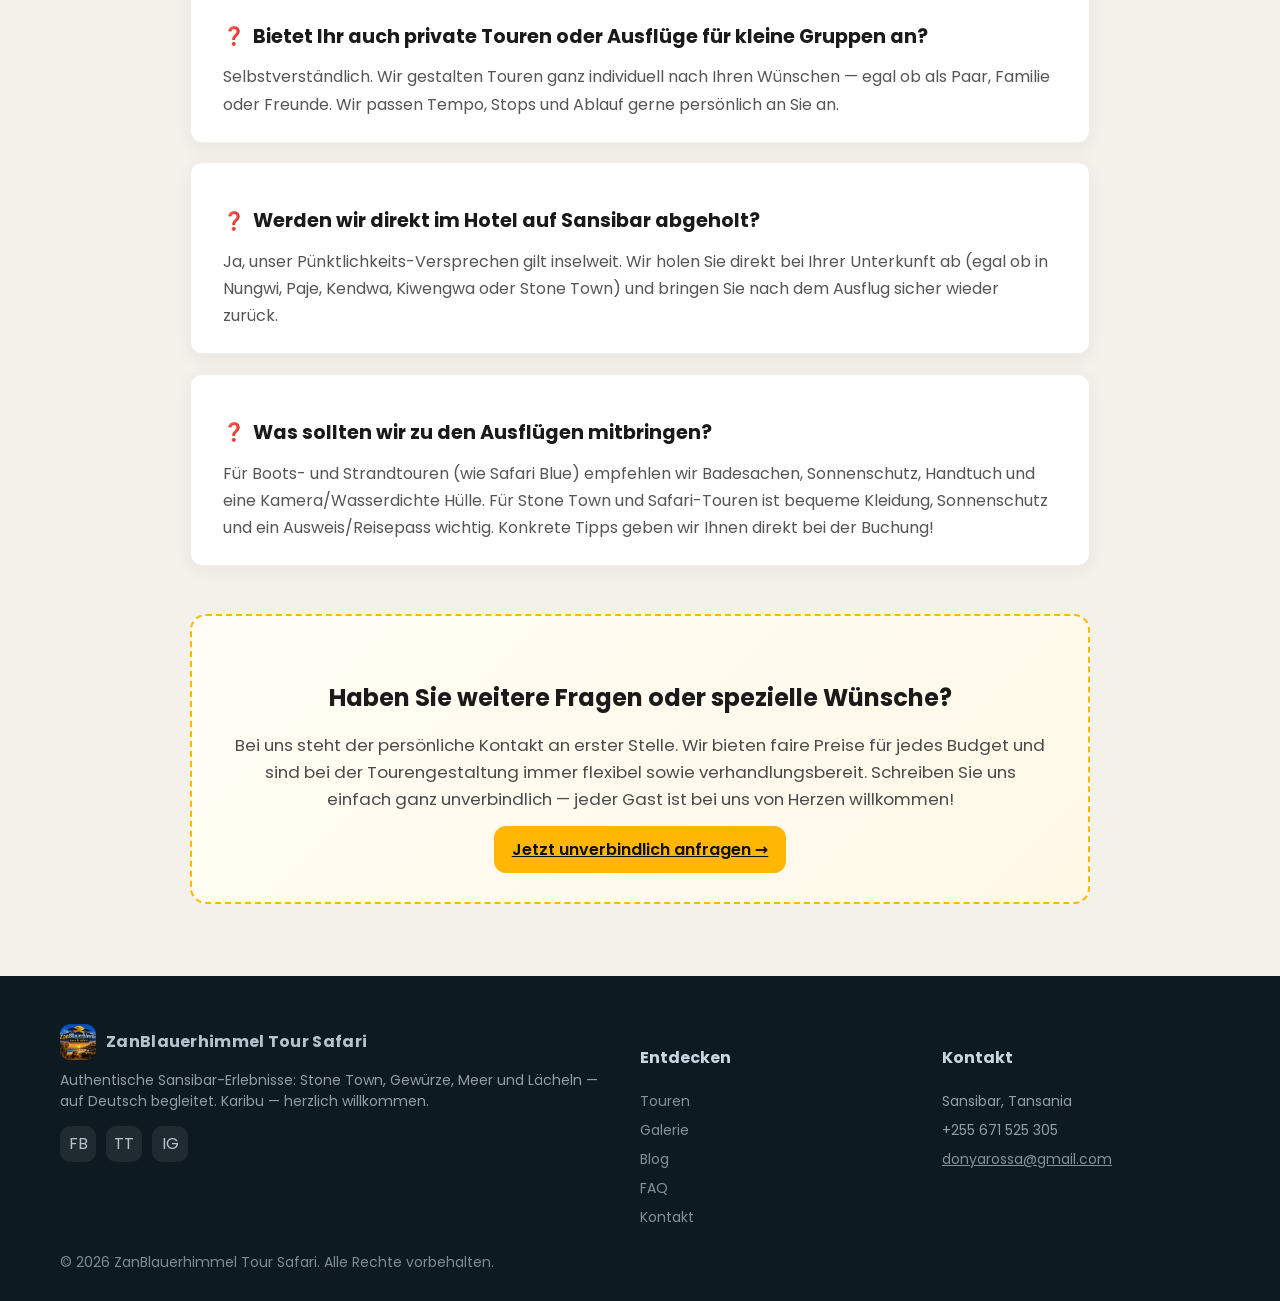
<file: faqs.html>
<!doctype html>
<html lang="de">
  <head>
    <meta charset="UTF-8" />
    <meta name="viewport" content="width=device-width, initial-scale=1" />
    <title>Häufige Fragen (FAQ) — ZanBlauerhimmel Tour Safari</title>
    <meta
      name="description"
      content="Antworten auf die wichtigsten Fragen zu Ausflügen auf Sansibar, Tages-Safaris nach Tansania, Organisation und deutschsprachigen Guides."
    />
    <meta
      name="keywords"
      content="Sansibar FAQ, Tansania Tages-Safari, Sansibar Ausflüge Deutsch, Mikumi Tagesausflug, Tour Organisation Sansibar"
    />
    <meta
      property="og:title"
      content="Häufige Fragen (FAQ) — ZanBlauerhimmel Tour Safari"
    />
    <meta
      property="og:description"
      content="Alles, was Sie für Ihre Reiseplanung auf Sansibar wissen müssen."
    />
    <meta property="og:type" content="website" />
    <link rel="icon" href="./images/logo.jpg" type="image/jpg" />
    <link rel="preconnect" href="https://fonts.googleapis.com" />
    <link rel="preconnect" href="https://fonts.gstatic.com" crossorigin />
    <link
      href="https://fonts.googleapis.com/css2?family=Poppins:wght@300;400;500;600;700&display=swap"
      rel="stylesheet"
    />
    <link rel="stylesheet" href="styles/index.css" />
    <link rel="stylesheet" href="styles/blogs.css" />
    <style>
      /* Zusätzliches einfaches Styling für die FAQ-Akkordeons */
      .faq-list {
        display: flex;
        flex-direction: column;
        gap: 1.2rem;
        max-width: 900px;
        margin: 0 auto;
      }
      .faq-item {
        background: #ffffff;
        border-radius: 12px;
        padding: 1.5rem 2rem;
        box-shadow: 0 4px 20px rgba(0, 0, 0, 0.05);
        border: 1px solid #eee;
      }
      .faq-item h3 {
        color: #1a1a1a;
        font-size: 1.2rem;
        margin-bottom: 0.8rem;
        display: flex;
        align-items: center;
        gap: 0.5rem;
      }
      .faq-item h3::before {
        content: "❓";
        font-size: 1.1rem;
      }
      .faq-item p {
        color: #555;
        line-height: 1.7;
        margin: 0;
      }
      .faq-banner {
        background: linear-gradient(135deg, #fffdf5 0%, #fff8e7 100%);
        border: 2px dashed var(--gold, #ffd166);
        border-radius: 16px;
        padding: 2.5rem;
        text-align: center;
        max-width: 900px;
        margin: 3rem auto 0;
      }
      .faq-banner h3 {
        font-size: 1.5rem;
        color: #1a1a1a;
        margin-bottom: 1rem;
      }
      .faq-banner p {
        color: #4a4a4a;
        font-size: 1.05rem;
        line-height: 1.6;
        margin-bottom: 1.5rem;
      }
    </style>
  </head>
  <body>
    <!-- Header -->
    <header class="header" id="top">
      <div class="container">
        <nav class="nav" aria-label="Hauptnavigation">
          <a href="index.html" class="brand">
            <div class="brand-logo">
              <img
                src="./images/logo.jpg"
                alt="ZanBlauerhimmel Tour Safari Logo"
              />
            </div>
            <div class="brand-name">ZanBlauerhimmel Tour Safari</div>
          </a>
          <button class="burger" aria-label="Menü öffnen" id="burger">
            ☰
          </button>
          <div class="menu" id="menu">
            <a href="tours.html" data-de="Pakete" data-en="Packages">Pakete</a>
            <a href="gallery.html" data-de="Galerie" data-en="Gallery"
              >Galerie</a
            >
            <a href="blogs.html" data-de="Blog" data-en="Blog">Blog</a>
            <a href="contact.html" data-de="Kontakt" data-en="Contact"
              >Kontakt</a
            >
            <a href="faqs.html" data-de="FAQs" data-en="FAQs">FAQs</a>

            <div class="lang-toggle" aria-label="Sprache wählen">
              <button type="button" data-lang-btn="de" class="active">
                DE
              </button>
              <button type="button" data-lang-btn="en">EN</button>
            </div>
            <div
              id="google_translate_element"
              class="gt-fallback"
              title="Automatische Übersetzung (Google)"
            ></div>
          </div>
        </nav>
        <div class="mobile" id="mobileMenu" aria-label="Mobile Navigation">
          <a href="tours.html" data-de="Pakete" data-en="Packages">Pakete</a>
          <a href="gallery.html" data-de="Galerie" data-en="Gallery">Galerie</a>
          <a href="blogs.html" data-de="Blog" data-en="Blog">Blog</a>
          <a href="contact.html" data-de="Kontakt" data-en="Contact">Kontakt</a>
          <a href="faqs.html" data-de="FAQs" data-en="FAQs">FAQs</a>
          <div class="lang-toggle" style="margin: 14px 20px">
            <button type="button" data-lang-btn="de" class="active">DE</button>
            <button type="button" data-lang-btn="en">EN</button>
          </div>
        </div>
      </div>
    </header>

    <!-- Hero -->
    <section class="hero" role="banner">
      <div class="container wrap">
        <div class="eyebrow">
          <span class="dot"></span>
          <span data-de="Gut zu wissen" data-en="Good to know"
            >Gut zu wissen</span
          >
        </div>
        <h1 style="color: #1a1a1a">
          <span data-de="Häufig gestellte" data-en="Frequently Asked"
            >Häufig gestellte</span
          >
          <span
            style="color: var(--gold, #d4a373)"
            data-de="Fragen"
            data-en="Questions"
            >Fragen</span
          >
        </h1>
        <p
          style="color: #4a4a4a"
          data-de="Alles rund um Abholung, Safari-Tagesausflüge zum Festland, Reiseleitung auf Deutsch und die Planung Ihres Urlaubs."
          data-en="Everything about transfers, day safaris to the mainland, German-speaking guides and holiday planning."
        >
          Alles rund um Abholung, Safari-Tagesausflüge zum Festland,
          Reiseleitung auf Deutsch und die Planung Ihres Urlaubs.
        </p>
      </div>
    </section>

    <div class="wave-divider" aria-hidden="true">
      <svg viewBox="0 0 1200 40" preserveAspectRatio="none">
        <path
          class="de-line de-line-black"
          d="M0,10 C 200,32 400,-4 600,18 C 800,40 1000,4 1200,26"
          fill="none"
        />
        <path
          class="de-line de-line-red"
          d="M0,20 C 200,-2 400,36 600,14 C 800,-4 1000,32 1200,10"
          fill="none"
        />
        <path
          class="de-line de-line-gold"
          d="M0,30 C 200,8 400,22 600,32 C 800,18 1000,8 1200,20"
          fill="none"
        />
      </svg>
    </div>

    <!-- Main Content -->
    <main>
      <section class="section">
        <div class="container">
          <div class="faq-list">
            <article class="faq-item">
              <h3
                data-de="Kann man eine Safari im tansanischen Festland an nur einem Tag von Sansibar aus machen?"
                data-en="Can you do a mainland Tanzania safari in just one day from Zanzibar?"
              >
                Kann man eine Safari im tansanischen Festland an nur einem Tag
                von Sansibar aus machen?
              </h3>
              <p
                data-de="Ja, absolut! Wir organisieren beliebte Tages-Safaris (z. B. in den Mikumi Nationalpark). Sie fliegen morgens von Sansibar zum Festland, erleben eine ganztägige Pirschfahrt im Jeeps mitten unter wilden Tieren und fliegen am späten Nachmittag oder Abend wieder zurück nach Sansibar. Ein unvergessliches Highlight, auch wenn man nur wenig Zeit hat!"
                data-en="Yes, absolutely! We organize popular day safaris (for example to Mikumi National Park). You fly from Zanzibar to the mainland in the morning, enjoy a full day of game drives by jeep among wild animals, and fly back to Zanzibar in the late afternoon or evening. An unforgettable highlight, even if you're short on time!"
              >
                <strong data-de="Ja, absolut!" data-en="Yes, absolutely!"
                  >Ja, absolut!</strong
                >
                Wir organisieren beliebte Tages-Safaris (z. B. in den Mikumi
                Nationalpark). Sie fliegen morgens von Sansibar zum Festland,
                erleben eine ganztägige Pirschfahrt im Jeeps mitten unter wilden
                Tieren und fliegen am späten Nachmittag oder Abend wieder zurück
                nach Sansibar. Ein unvergessliches Highlight, auch wenn man nur
                wenig Zeit hat!
              </p>
            </article>

            <article class="faq-item">
              <h3
                data-de="Kümmert Ihr euch um die gesamte Organisation und Logistik?"
                data-en="Do you handle all the organization and logistics?"
              >
                Kümmert Ihr euch um die gesamte Organisation und Logistik?
              </h3>
              <p
                data-de="Ja, komplett. Von der Abholung direkt an Ihrem Hotel/Resort über Inlandsflüge, Eintrittsgelder für die Nationalparks, Bootstransfers, Verpflegung bis hin zu den Guides — Sie müssen sich um nichts kümmern. Lehnen Sie sich einfach zurück und genießen Sie Ihren Tag."
                data-en="Yes, completely. From pickup right at your hotel/resort, to domestic flights, national park entrance fees, boat transfers, meals and guides — you don't need to worry about a thing. Just sit back and enjoy your day."
              >
                <strong data-de="Ja, komplett." data-en="Yes, completely."
                  >Ja, komplett.</strong
                >
                Von der Abholung direkt an Ihrem Hotel/Resort über Inlandsflüge,
                Eintrittsgelder für die Nationalparks, Bootstransfers,
                Verpflegung bis hin zu den Guides — Sie müssen sich um nichts
                kümmern. Lehnen Sie sich einfach zurück und genießen Sie Ihren
                Tag.
              </p>
            </article>

            <article class="faq-item">
              <h3
                data-de="Gibt es deutschsprachige Reiseleiter für die Ausflüge?"
                data-en="Are German-speaking guides available for the trips?"
              >
                Gibt es deutschsprachige Reiseleiter für die Ausflüge?
              </h3>
              <p
                data-de="Ja! Wir wissen, wie viel angenehmer es ist, die Geschichte von Stone Town oder Details über die Tierwelt in der eigenen Muttersprache zu erfahren. Bei allen Touren stehen Ihnen auf Wunsch deutschsprachige Guides zur Seite."
                data-en="Yes! We know how much more enjoyable it is to hear the history of Stone Town or details about the wildlife in your own native language. German-speaking guides are available for all tours on request."
              >
                Ja! Wir wissen, wie viel angenehmer es ist, die Geschichte von
                Stone Town oder Details über die Tierwelt in der eigenen
                Muttersprache zu erfahren. Bei allen Touren stehen Ihnen auf
                Wunsch deutschsprachige Guides zur Seite.
              </p>
            </article>

            <article class="faq-item">
              <h3
                data-de="Bietet Ihr auch private Touren oder Ausflüge für kleine Gruppen an?"
                data-en="Do you also offer private tours or trips for small groups?"
              >
                Bietet Ihr auch private Touren oder Ausflüge für kleine Gruppen
                an?
              </h3>
              <p
                data-de="Selbstverständlich. Wir gestalten Touren ganz individuell nach Ihren Wünschen — egal ob als Paar, Familie oder Freunde. Wir passen Tempo, Stops und Ablauf gerne persönlich an Sie an."
                data-en="Of course. We design tours entirely around your wishes — whether as a couple, family or group of friends. We're happy to tailor the pace, stops and schedule personally for you."
              >
                Selbstverständlich. Wir gestalten Touren ganz individuell nach
                Ihren Wünschen — egal ob als Paar, Familie oder Freunde. Wir
                passen Tempo, Stops und Ablauf gerne persönlich an Sie an.
              </p>
            </article>

            <article class="faq-item">
              <h3
                data-de="Werden wir direkt im Hotel auf Sansibar abgeholt?"
                data-en="Will we be picked up directly at our hotel on Zanzibar?"
              >
                Werden wir direkt im Hotel auf Sansibar abgeholt?
              </h3>
              <p
                data-de="Ja, unser Pünktlichkeits-Versprechen gilt inselweit. Wir holen Sie direkt bei Ihrer Unterkunft ab (egal ob in Nungwi, Paje, Kendwa, Kiwengwa oder Stone Town) und bringen Sie nach dem Ausflug sicher wieder zurück."
                data-en="Yes, our punctuality promise applies island-wide. We pick you up directly from your accommodation (whether in Nungwi, Paje, Kendwa, Kiwengwa or Stone Town) and bring you safely back after the trip."
              >
                Ja, unser Pünktlichkeits-Versprechen gilt inselweit. Wir holen
                Sie direkt bei Ihrer Unterkunft ab (egal ob in Nungwi, Paje,
                Kendwa, Kiwengwa oder Stone Town) und bringen Sie nach dem
                Ausflug sicher wieder zurück.
              </p>
            </article>

            <article class="faq-item">
              <h3
                data-de="Was sollten wir zu den Ausflügen mitbringen?"
                data-en="What should we bring on the trips?"
              >
                Was sollten wir zu den Ausflügen mitbringen?
              </h3>
              <p
                data-de="Für Boots- und Strandtouren (wie Safari Blue) empfehlen wir Badesachen, Sonnenschutz, Handtuch und eine Kamera/Wasserdichte Hülle. Für Stone Town und Safari-Touren ist bequeme Kleidung, Sonnenschutz und ein Ausweis/Reisepass wichtig. Konkrete Tipps geben wir Ihnen direkt bei der Buchung!"
                data-en="For boat and beach tours (like Safari Blue), we recommend swimwear, sun protection, a towel and a camera or waterproof case. For Stone Town and safari tours, comfortable clothing, sun protection and an ID/passport are important. We'll give you specific tips right at the time of booking!"
              >
                Für Boots- und Strandtouren (wie Safari Blue) empfehlen wir
                Badesachen, Sonnenschutz, Handtuch und eine Kamera/Wasserdichte
                Hülle. Für Stone Town und Safari-Touren ist bequeme Kleidung,
                Sonnenschutz und ein Ausweis/Reisepass wichtig. Konkrete Tipps
                geben wir Ihnen direkt bei der Buchung!
              </p>
            </article>
          </div>

          <!-- Bottom Friendly Banner -->
          <div class="faq-banner">
            <h3
              data-de="Haben Sie weitere Fragen oder spezielle Wünsche?"
              data-en="Have more questions or special requests?"
            >
              Haben Sie weitere Fragen oder spezielle Wünsche?
            </h3>
            <p
              data-de="Bei uns steht der persönliche Kontakt an erster Stelle. Wir bieten faire Preise für jedes Budget und sind bei der Tourengestaltung immer flexibel sowie verhandlungsbereit. Schreiben Sie uns einfach ganz unverbindlich — jeder Gast ist bei uns von Herzen willkommen!"
              data-en="Personal contact comes first with us. We offer fair prices for every budget and are always flexible and open to discussion when planning tours. Just write to us, no obligation — every guest is truly welcome!"
            >
              Bei uns steht der persönliche Kontakt an erster Stelle. Wir bieten
              faire Preise für jedes Budget und sind bei der Tourengestaltung
              immer flexibel sowie verhandlungsbereit. Schreiben Sie uns einfach
              ganz unverbindlich — jeder Gast ist bei uns von Herzen willkommen!
            </p>
            <a
              href="contact.html"
              class="btn btn-primary"
              data-de="Jetzt unverbindlich anfragen →"
              data-en="Enquire now, no obligation →"
              >Jetzt unverbindlich anfragen →</a
            >
          </div>
        </div>
      </section>
    </main>

    <!-- Footer -->
    <footer>
      <div class="container">
        <div class="cols">
          <div>
            <a class="brand" href="index.html" style="color: #c9d6df">
              <div
                class="brand-logo"
                style="background: linear-gradient(135deg, #ffd166, #ffe08a)"
              >
                <img
                  src="./images/logo.jpg"
                  alt="ZanBlauerhimmel Tour Safari Logo"
                />
              </div>
              <div class="brand-name">ZanBlauerhimmel Tour Safari</div>
            </a>
            <p
              class="small"
              style="margin-top: 10px"
              data-de="Authentische Sansibar-Erlebnisse: Stone Town, Gewürze, Meer und Lächeln — auf Deutsch begleitet. Karibu — herzlich willkommen."
              data-en="Authentic Zanzibar experiences: Stone Town, spice, sea and smiles — guided in German. Karibu — you are most welcome."
            >
              Authentische Sansibar-Erlebnisse: Stone Town, Gewürze, Meer und
              Lächeln — auf Deutsch begleitet. Karibu — herzlich willkommen.
            </p>
            <div class="social-row" aria-label="Soziale Netzwerke">
              <a
                href="https://www.facebook.com/share/1EjKrh5Tua/"
                target="_blank"
                rel="noopener"
                aria-label="Facebook"
                >FB</a
              >
              <a
                href="https://www.tiktok.com/@zanblaueurhimmeltour"
                target="_blank"
                rel="noopener"
                aria-label="TikTok"
                >TT</a
              >
              <a
                href="https://www.instagram.com/ZanBlauerhimmeltour_safari"
                target="_blank"
                rel="noopener"
                aria-label="Instagram"
                >IG</a
              >
            </div>
          </div>
          <div>
            <h4 data-de="Entdecken" data-en="Explore">Entdecken</h4>
            <div
              class="small"
              style="display: grid; gap: 8px; margin-top: 10px"
            >
              <a href="tours.html" data-de="Touren" data-en="Tours">Touren</a>
              <a href="gallery.html" data-de="Galerie" data-en="Gallery"
                >Galerie</a
              >
              <a href="blogs.html" data-de="Blog" data-en="Blog">Blog</a>
              <a href="faqs.html" data-de="FAQ" data-en="FAQ">FAQ</a>

              <a href="contact.html" data-de="Kontakt" data-en="Contact"
                >Kontakt</a
              >
            </div>
          </div>
          <div>
            <h4 data-de="Kontakt" data-en="Info">Kontakt</h4>
            <div
              class="small"
              style="display: grid; gap: 8px; margin-top: 10px"
            >
              <span data-de="Sansibar, Tansania" data-en="Zanzibar, Tanzania"
                >Sansibar, Tansania</span
              >
              <span>+255 671 525 305</span>
              <a
                href="mailto:donyarossa@gmail.com"
                style="color: inherit; text-decoration: underline"
                >donyarossa@gmail.com</a
              >
            </div>
          </div>
        </div>
        <div class="small" style="margin-top: 24px; opacity: 0.6">
          © <span id="year"></span> ZanBlauerhimmel Tour Safari.
          <span
            data-de="Alle Rechte vorbehalten."
            data-en="All rights reserved."
            >Alle Rechte vorbehalten.</span
          >
        </div>
      </div>
    </footer>

    <script src="scripts/nav.js"></script>
    <script src="scripts/lang.js"></script>

    <!-- Fallback auto-translate (Google Translate widget) — this block was missing before, which is why the fallback translate icon had no effect -->
    <script type="text/javascript">
      function googleTranslateElementInit() {
        new google.translate.TranslateElement(
          {
            pageLanguage: "de",
            includedLanguages: "en",
            layout: google.translate.TranslateElement.InlineLayout.SIMPLE,
          },
          "google_translate_element",
        );
      }
    </script>
    <script
      type="text/javascript"
      src="https://translate.google.com/translate_a/element.js?cb=googleTranslateElementInit"
    ></script>
  </body>
</html>
</file>
<file: styles/index.css>
:root {
  --ink: #0b1e2d; /* deep navy/teal for text */
  --sea: #0e5f68; /* primary brand */
  --sea-2: #127d86; /* hover variant */
  --sand: #f4f1ea; /* soft background */
  --gold: #ffb703; /* accent */
  --cloud: #ffffff; /* white */
  --ink-2: #163440; /* header bg */
  --shadow: 0 10px 30px rgba(0, 0, 0, 0.08);
  --radius: 18px;

  /* German accent trio — used sparingly as thin lines/borders, never as blocks */
  --de-black: #1a1a1a;
  --de-red: #d00c20;
  --de-gold: #ffce00;
  --de-gradient: linear-gradient(
    90deg,
    var(--de-black) 0%,
    var(--de-red) 50%,
    var(--de-gold) 100%
  );
}
* {
  box-sizing: border-box;
}
html,
body {
  margin: 0;
  padding: 0;
  font-family:
    Poppins,
    system-ui,
    -apple-system,
    Segoe UI,
    Roboto,
    Arial,
    sans-serif;
  color: var(--ink);
  background: var(--sand);
  scroll-behavior: smooth;
}

/* Header */
.header {
  position: sticky;
  top: 0;
  z-index: 50;
  background: var(--ink-2);
  color: var(--cloud);
  box-shadow: 0 0 0 transparent;
  transition: box-shadow 0.3s ease;
}
.header.scrolled {
  box-shadow: 0 6px 24px rgba(0, 0, 0, 0.2);
}
.container {
  max-width: 1200px;
  margin-inline: auto;
  padding: 0 20px;
}
.nav {
  display: flex;
  align-items: center;
  justify-content: space-between;
  height: 72px;
  gap: 16px;
}
.brand {
  display: flex;
  gap: 10px;
  align-items: center;
  text-decoration: none;
  color: var(--cloud);
}
.brand-logo {
  width: 36px;
  height: 36px;
  border-radius: 10px;
  background: linear-gradient(135deg, var(--gold), #ffd166);
  display: grid;
  place-items: center;
  color: #2b2b2b;
  font-weight: 800;
  overflow: hidden;
}
.brand-logo img {
  width: 100%;
  height: 100%;
  object-fit: cover;
  display: block;
}
.brand-name {
  font-weight: 700;
  letter-spacing: 0.3px;
}

.hero {
  background: url("../images/maajabu.jpg") center/cover no-repeat;
  background-size: cover;
  background-position: center;
  background-repeat: no-repeat;
}
.menu {
  display: flex;
  gap: 24px;
  align-items: center;
}
.menu a {
  color: var(--cloud);
  text-decoration: none;
  font-weight: 500;
  opacity: 0.9;
}
.menu a:hover {
  opacity: 1;
}
.cta {
  background: var(--gold);
  color: #1a1a1a;
  padding: 10px 16px;
  border-radius: 999px;
  font-weight: 600;
  border: 0;
  cursor: pointer;
}
.burger {
  display: none;
  background: transparent;
  border: 0;
  color: var(--cloud);
  font-size: 26px;
  cursor: pointer;
}

/* Language toggle — visible immediately in the header, no menu-digging required */
.lang-toggle {
  display: flex;
  align-items: center;
  background: rgba(255, 255, 255, 0.1);
  border: 1px solid rgba(255, 255, 255, 0.25);
  border-radius: 999px;
  padding: 3px;
  gap: 2px;
  flex-shrink: 0;
}
.lang-toggle button {
  border: 0;
  background: transparent;
  color: var(--cloud);
  padding: 6px 11px;
  border-radius: 999px;
  font-weight: 600;
  font-size: 13px;
  cursor: pointer;
  opacity: 0.65;
  transition: all 0.2s ease;
}
.lang-toggle button.active {
  background: var(--gold);
  color: #1a1a1a;
  opacity: 1;
}

/* Google Translate fallback — kept small and quiet next to the manual toggle */
.gt-fallback {
  flex-shrink: 0;
}
.gt-fallback .goog-te-gadget {
  font-family: Poppins, sans-serif !important;
  font-size: 0 !important;
}
.gt-fallback .goog-te-gadget-simple {
  background: rgba(255, 255, 255, 0.1) !important;
  border: 1px solid rgba(255, 255, 255, 0.25) !important;
  border-radius: 999px !important;
  padding: 5px 10px !important;
  display: inline-flex !important;
  align-items: center;
}
.gt-fallback .goog-te-gadget-simple .goog-te-menu-value span {
  color: var(--cloud) !important;
  font-size: 12px !important;
}
body > .skiptranslate.goog-te-banner-frame {
  display: none !important;
}
body {
  top: 0 !important;
}

/* Mobile menu */
.mobile {
  display: none;
}
.mobile.open {
  display: block;
}
.mobile a {
  display: block;
  padding: 14px 20px;
  border-top: 1px solid rgba(255, 255, 255, 0.08);
  color: var(--cloud);
  text-decoration: none;
  background: var(--ink-2);
}

/* Hero */
.hero {
  position: relative;
  min-height: 78vh;
  display: grid;
  align-items: center;
}
.hero::before {
  content: "";
  position: absolute;
  inset: 0;
  background: url("../images/maajabu.jpg") center/cover no-repeat;
  filter: brightness(0.65);
}
.hero .wrap {
  position: relative;
  z-index: 1;
  color: var(--cloud);
  padding: 80px 0;
}
.eyebrow {
  display: inline-flex;
  align-items: center;
  gap: 10px;
  background: rgba(255, 255, 255, 0.12);
  border: 1px solid rgba(255, 255, 255, 0.2);
  padding: 6px 12px;
  border-radius: 999px;
}
.eyebrow .dot {
  width: 8px;
  height: 8px;
  border-radius: 2px;
  background: var(--gold);
}
.hero h1 {
  font-size: clamp(32px, 6vw, 58px);
  line-height: 1.05;
  margin: 18px 0 12px;
}
.hero p {
  max-width: 680px;
  font-size: clamp(14px, 2.4vw, 18px);
  opacity: 0.95;
}
.hero-actions {
  display: flex;
  gap: 12px;
  margin-top: 22px;
  flex-wrap: wrap;
}
.btn {
  appearance: none;
  border: 0;
  border-radius: 12px;
  padding: 12px 18px;
  font-weight: 600;
  cursor: pointer;
}
.btn-primary {
  background: var(--gold);
  color: #101010;
}
.btn-outline {
  background: transparent;
  color: #101010;
  border: 1.5px solid rgba(255, 255, 255, 0.6);
}
.chipbar {
  display: flex;
  gap: 8px;
  margin-top: 22px;
  flex-wrap: wrap;
}
.chip {
  background: rgba(255, 255, 255, 0.14);
  border: 1px solid rgba(255, 255, 255, 0.22);
  backdrop-filter: blur(6px);
  color: #fff;
  padding: 8px 12px;
  border-radius: 999px;
  font-size: 13px;
}

/* Wave divider — a quiet curved line carrying the accent trio, between sections */
.wave-divider {
  display: block;
  width: 100%;
  height: 40px;
  line-height: 0;
}
.wave-divider svg {
  width: 100%;
  height: 100%;
}
.de-line {
  stroke-width: 2.2;
  stroke-linecap: round;
  fill: none;
}
.de-line-black {
  stroke: var(--de-black);
  stroke-opacity: 0.28;
}
.de-line-red {
  stroke: var(--de-red);
  stroke-opacity: 0.4;
}
.de-line-gold {
  stroke: var(--de-gold);
  stroke-opacity: 0.55;
}

/* Sections */
.section {
  padding: 72px 0;
}
.section-title {
  display: flex;
  align-items: center;
  justify-content: space-between;
  gap: 12px;
  margin-bottom: 22px;
}
.section h2 {
  font-size: clamp(24px, 3.5vw, 36px);
  margin: 0;
}
.sub {
  opacity: 0.7;
}
.grid {
  display: grid;
  grid-template-columns: repeat(12, 1fr);
  gap: 18px;
}

/* Destination / tour cards with a thin flag-accent top edge */
.card {
  position: relative;
  border-radius: var(--radius);
  overflow: hidden;
  min-height: 260px;
  background: #ccc;
  color: #fff;
  display: flex;
  align-items: flex-end;
  box-shadow: var(--shadow);
}
.flag-edge {
  position: absolute;
  top: 0;
  left: 0;
  right: 0;
  height: 5px;
  background: var(--de-gradient);
  z-index: 2;
}
.card .img {
  position: absolute;
  inset: 0;
  background-size: cover;
  background-position: center;
  transition: transform 0.6s ease;
}
.card:hover .img {
  transform: scale(1.06);
}
.card .overlay {
  position: absolute;
  inset: 0;
  background: linear-gradient(
    180deg,
    rgba(0, 0, 0, 0.05) 0%,
    rgba(0, 0, 0, 0.65) 72%
  );
}
.card .content {
  position: relative;
  z-index: 1;
  padding: 22px;
}
.pill {
  display: inline-flex;
  align-items: center;
  gap: 8px;
  border: 1.5px solid rgba(255, 255, 255, 0.6);
  padding: 6px 10px;
  border-radius: 999px;
  font-size: 12px;
  margin-bottom: 10px;
}
.pill .sq {
  width: 10px;
  height: 10px;
  border: 2px solid var(--gold);
}
.card h3 {
  margin: 6px 0 4px;
  font-size: 22px;
}
.card .meta {
  opacity: 0.9;
  font-size: 13px;
}
.see {
  margin-top: 10px;
  display: inline-flex;
  align-items: center;
  gap: 10px;
  background: var(--gold);
  color: #1a1a1a;
  padding: 10px 14px;
  border-radius: 999px;
  text-decoration: none;
  font-weight: 600;
}

/* Grid sizing */
.span-6 {
  grid-column: span 6;
}
.span-4 {
  grid-column: span 4;
}
.span-12 {
  grid-column: span 12;
}
@media (max-width: 900px) {
  .span-6,
  .span-4 {
    grid-column: span 12;
  }
}

/* Gallery strip container styling */
.gallery-link-container {
  display: block;
  position: relative;
  text-decoration: none;
  border-radius: 16px;
  overflow: hidden;
}
.gallery-link-container:hover .gallery-overlay-badge {
  background: var(--sea-2);
  transform: translate(-50%, -50%) scale(1.05);
}

.gallery-overlay-badge {
  position: absolute;
  top: 50%;
  left: 50%;
  transform: translate(-50%, -50%);
  background: rgba(14, 95, 104, 0.88);
  color: #fff;
  padding: 10px 18px;
  border-radius: 999px;
  font-weight: 600;
  font-size: 14px;
  box-shadow: 0 4px 12px rgba(0, 0, 0, 0.25);
  transition: all 0.3s ease;
  pointer-events: none;
  z-index: 5;
}

/* Gallery strip — horizontally scrollable row with optional animated scroll effect */
.gallery-scroll {
  display: flex;
  gap: 12px;
  overflow-x: auto;
  padding: 6px 2px 16px;
  scroll-snap-type: x mandatory;
  -webkit-overflow-scrolling: touch;
}
.gallery-scroll::-webkit-scrollbar {
  height: 8px;
}
.gallery-scroll::-webkit-scrollbar-thumb {
  background: rgba(14, 95, 104, 0.25);
  border-radius: 999px;
}
.gallery-scroll img {
  scroll-snap-align: start;
  flex: 0 0 auto;
  width: 150px;
  height: 100px;
  object-fit: cover;
  border-radius: 12px;
  box-shadow: var(--shadow);
  transition: transform 0.3s ease;
}
.gallery-link-container:hover .gallery-scroll img {
  transform: scale(1.03);
}

/* Why Us */
.why {
  display: grid;
  grid-template-columns: repeat(auto-fit, minmax(240px, 1fr));
  gap: 16px;
}
.why .feature {
  background: #fff;
  border-radius: 16px;
  padding: 22px;
  box-shadow: var(--shadow);
}
.icon {
  width: 42px;
  height: 42px;
  border-radius: 12px;
  background: linear-gradient(135deg, var(--sea), var(--sea-2));
  display: grid;
  place-items: center;
  color: #fff;
  font-weight: 700;
}

/* Tours */
.tour {
  position: relative;
  background: #fff;
  border-radius: 16px;
  overflow: hidden;
  box-shadow: var(--shadow);
  display: flex;
  flex-direction: column;
}
.tour .cover {
  aspect-ratio: 16/10;
  background-size: cover;
  background-position: center;
}
.tour .body {
  padding: 16px;
}
.price {
  font-weight: 700;
  color: var(--sea);
}

/* CTA banner */
.cta-band {
  background: linear-gradient(135deg, var(--sea), var(--sea-2));
  color: #fff;
  border-radius: 20px;
  padding: 28px;
  display: flex;
  flex-wrap: wrap;
  align-items: center;
  justify-content: space-between;
  gap: 16px;
  box-shadow: var(--shadow);
}

/* Reviews — 3 hardcoded cards */
.reviews-grid {
  display: grid;
  grid-template-columns: repeat(3, 1fr);
  gap: 18px;
}
@media (max-width: 900px) {
  .reviews-grid {
    grid-template-columns: 1fr;
  }
}
.review-card {
  position: relative;
  background: #fff;
  border-radius: 16px;
  padding: 24px 22px;
  box-shadow: var(--shadow);
  border-top: 4px solid transparent;
  border-image: var(--de-gradient) 1;
}
.review-card .stars {
  color: var(--gold);
  letter-spacing: 2px;
  margin-bottom: 10px;
}
.review-card p.quote {
  font-size: 14.5px;
  line-height: 1.6;
  color: var(--ink);
  opacity: 0.9;
  margin: 0 0 16px;
}
.review-card .author {
  font-weight: 700;
  font-size: 14px;
}
.review-card .origin {
  opacity: 0.6;
  font-size: 12.5px;
}

/* Map block */
.map-block {
  display: grid;
  grid-template-columns: 1.1fr 0.9fr;
  gap: 22px;
  align-items: stretch;
}
@media (max-width: 900px) {
  .map-block {
    grid-template-columns: 1fr;
  }
}
.map-frame {
  border-radius: 16px;
  overflow: hidden;
  box-shadow: var(--shadow);
  min-height: 260px;
  border: 0;
}
.map-info {
  background: #fff;
  border-radius: 16px;
  box-shadow: var(--shadow);
  padding: 26px;
  display: flex;
  flex-direction: column;
  justify-content: center;
  gap: 14px;
}
.map-info a.btn-primary {
  text-decoration: none;
  display: inline-flex;
  width: fit-content;
}

/* Contact form */
.contact-wrap {
  background: #fff;
  border-radius: 20px;
  box-shadow: var(--shadow);
  padding: 32px;
  max-width: 720px;
  margin: 0 auto;
}
.form-row {
  display: grid;
  grid-template-columns: 1fr 1fr;
  gap: 14px;
  margin-bottom: 14px;
}
@media (max-width: 640px) {
  .form-row {
    grid-template-columns: 1fr;
  }
}
.field {
  display: flex;
  flex-direction: column;
  gap: 6px;
}
.field label {
  font-size: 13px;
  font-weight: 600;
  opacity: 0.8;
}
.field input,
.field textarea {
  border: 1.5px solid rgba(11, 30, 45, 0.14);
  border-radius: 10px;
  padding: 11px 13px;
  font-family: inherit;
  font-size: 14px;
  background: var(--sand);
  color: var(--ink);
}
.field input:focus,
.field textarea:focus {
  outline: 2px solid var(--sea-2);
  outline-offset: 1px;
}
.field.full {
  grid-column: 1 / -1;
}

/* Footer */
footer {
  background: #0e1a22;
  color: #c9d6df;
  padding: 48px 0 28px;
  margin-top: 0;
}
.cols {
  display: grid;
  grid-template-columns: 2fr 1fr 1fr;
  gap: 24px;
}
.cols a {
  color: #c9d6df;
  text-decoration: none;
  opacity: 0.9;
}
.cols a:hover {
  opacity: 1;
}
.small {
  opacity: 0.7;
  font-size: 14px;
}
.social-row {
  display: flex;
  gap: 10px;
  margin-top: 14px;
}
.social-row a {
  width: 36px;
  height: 36px;
  border-radius: 10px;
  background: rgba(255, 255, 255, 0.08);
  display: grid;
  place-items: center;
  transition: background 0.2s ease;
}
.social-row a:hover {
  background: var(--gold);
  color: #1a1a1a;
}
@media (max-width: 800px) {
  .cols {
    grid-template-columns: 1fr;
  }
}

/* Header responsiveness */
@media (max-width: 860px) {
  .menu {
    display: none;
  }
  .burger {
    display: block;
  }
  .nav {
    height: 64px;
  }
  .brand-name {
    font-size: 15px;
  }
}

@media (max-width: 1100px) and (min-width: 861px) {
  .gt-fallback {
    display: none;
  }
}

/* Hero responsive */
@media (max-width: 860px) {
  .hero {
    min-height: auto;
  }
  .hero .wrap {
    padding: 56px 0 48px;
  }
}
@media (max-width: 480px) {
  .eyebrow {
    font-size: 12.5px;
  }
  .hero-actions .btn {
    width: 100%;
    text-align: center;
  }
  .hero-actions {
    flex-direction: column;
  }
}

/* Section rhythm */
@media (max-width: 860px) {
  .section {
    padding: 52px 0;
  }
  .wave-divider {
    height: 28px;
  }
}
@media (max-width: 480px) {
  .section {
    padding: 40px 0;
  }
  .container {
    padding: 0 16px;
  }
}

@media (max-width: 560px) {
  .section-title {
    flex-direction: column;
    align-items: flex-start;
  }
}

@media (max-width: 640px) {
  .card {
    min-height: 210px;
  }
  .card .content {
    padding: 18px;
  }
  .grid {
    gap: 14px;
  }
  .why {
    gap: 12px;
  }
  .contact-wrap {
    padding: 22px 18px;
  }
}

@media (max-width: 480px) {
  .gallery-scroll img {
    width: 120px;
    height: 84px;
  }
  .cols {
    gap: 32px;
  }
  .social-row {
    flex-wrap: wrap;
  }
}

@media (max-width: 400px) {
  .hero h1 {
    font-size: clamp(28px, 8vw, 38px);
  }
  .chipbar .chip {
    font-size: 12px;
  }
}

/* Motion & Reveal Animations */
.hero .wrap > * {
  opacity: 0;
  transform: translateY(18px);
  animation: heroUp 0.75s ease forwards;
}
.hero .wrap > *:nth-child(1) {
  animation-delay: 0.05s;
}
.hero .wrap > *:nth-child(2) {
  animation-delay: 0.16s;
}
.hero .wrap > *:nth-child(3) {
  animation-delay: 0.27s;
}
.hero .wrap > *:nth-child(4) {
  animation-delay: 0.38s;
}
.hero .wrap > *:nth-child(5) {
  animation-delay: 0.49s;
}

@keyframes heroUp {
  to {
    opacity: 1;
    transform: none;
  }
}

.reveal {
  opacity: 0;
  transform: translateY(26px);
  transition:
    opacity 0.7s ease,
    transform 0.7s ease;
}
.reveal.in-view {
  opacity: 1;
  transform: none;
}

.reveal-group > *:nth-child(2) {
  transition-delay: 0.08s;
}
.reveal-group > *:nth-child(3) {
  transition-delay: 0.16s;
}
.reveal-group > *:nth-child(4) {
  transition-delay: 0.24s;
}

@media (prefers-reduced-motion: reduce) {
  .hero .wrap > *,
  .reveal {
    animation: none !important;
    transition: none !important;
    opacity: 1 !important;
    transform: none !important;
  }
}

.whatsapp-float {
  position: fixed;
  bottom: 22px;
  right: 22px;
  width: 58px;
  height: 58px;
  background: #25d366;
  border-radius: 50%;
  display: flex;
  align-items: center;
  justify-content: center;
  box-shadow: 0 8px 24px rgba(0, 0, 0, 0.25);
  z-index: 999;
  transition: transform 0.2s ease;
}
.whatsapp-float:hover {
  transform: scale(1.08);
}
.whatsapp-float svg {
  width: 30px;
  height: 30px;
  fill: #fff;
}
@media (max-width: 480px) {
  .whatsapp-float {
    width: 52px;
    height: 52px;
    bottom: 16px;
    right: 16px;
  }
  .whatsapp-float svg {
    width: 26px;
    height: 26px;
  }
}
</file>
<file: styles/blogs.css>
/* ==========================================================================
   BLOGS OVERVIEW PAGE (blogs.html)
   ========================================================================== */

.blog-grid {
  display: grid;
  grid-template-columns: repeat(auto-fit, minmax(320px, 1fr));
  gap: 2rem;
  margin-top: 1rem;
}

.blog-card {
  background: #ffffff;
  border-radius: 12px;
  overflow: hidden;
  box-shadow: 0 4px 20px rgba(0, 0, 0, 0.08);
  transition: transform 0.3s ease, box-shadow 0.3s ease;
  display: flex;
  flex-direction: column;
}

.blog-card:hover {
  transform: translateY(-5px);
  box-shadow: 0 10px 30px rgba(0, 0, 0, 0.15);
}

.blog-card-image-link {
  display: block;
  overflow: hidden;
}

.blog-card-image {
  height: 220px;
  background-size: cover;
  background-position: center;
  transition: transform 0.4s ease;
}

.blog-card:hover .blog-card-image {
  transform: scale(1.05);
}

.blog-card-content {
  padding: 1.5rem;
  display: flex;
  flex-direction: column;
  flex-grow: 1;
}

.blog-meta {
  display: flex;
  justify-content: space-between;
  align-items: center;
  margin-bottom: 0.8rem;
  font-size: 0.85rem;
}

.blog-tag {
  background: rgba(255, 209, 102, 0.3);
  color: #1a1a1a;
  padding: 0.25rem 0.75rem;
  border-radius: 20px;
  font-weight: 600;
}

.blog-date {
  color: #666;
}

.blog-card-content h3 {
  font-size: 1.25rem;
  margin-bottom: 0.75rem;
  line-height: 1.4;
}

.blog-title-link {
  color: #1a1a1a;
  text-decoration: none;
  transition: color 0.2s ease;
}

.blog-title-link:hover {
  color: var(--gold, #d4a373);
}

.blog-card-content p {
  color: #555;
  font-size: 0.95rem;
  line-height: 1.6;
  margin-bottom: 1.5rem;
  flex-grow: 1;
}

.blog-read-more {
  text-align: center;
  align-self: start;
}

/* ==========================================================================
   SINGLE BLOG PAGES (blog-stone-town.html & blog-safari-blue.html)
   ========================================================================== */

.single-blog-body {
  background-color: #f8f9fa;
  color: #2c3e50;
  padding: 2rem 1rem;
}

.blog-article-wrapper {
  max-width: 800px;
  margin: 0 auto;
  background: #ffffff;
  padding: 2.5rem;
  border-radius: 16px;
  box-shadow: 0 4px 25px rgba(0, 0, 0, 0.05);
}

.single-blog-nav {
  margin-bottom: 2rem;
}

.back-to-blogs-btn {
  display: inline-block;
  color: #1a1a1a;
  text-decoration: none;
  font-weight: 600;
  font-size: 0.95rem;
  padding: 0.5rem 1rem;
  background: #f0f0f0;
  border-radius: 30px;
  transition: background 0.3s ease, color 0.3s ease;
}

.back-to-blogs-btn:hover {
  background: var(--gold, #ffd166);
  color: #1a1a1a;
}

.single-blog-header h1 {
  font-size: 2.2rem;
  line-height: 1.3;
  margin: 0.8rem 0 1.5rem;
  color: #1a1a1a;
}

.single-blog-hero-image {
  width: 100%;
  height: 380px;
  background-size: cover;
  background-position: center;
  border-radius: 12px;
  margin-bottom: 2rem;
}

.single-blog-content {
  font-size: 1.05rem;
  line-height: 1.8;
  color: #333333;
}

.single-blog-content p {
  margin-bottom: 1.5rem;
}

.single-blog-content p.lead {
  font-size: 1.2rem;
  font-weight: 500;
  color: #1a1a1a;
}

.single-blog-content h2 {
  font-size: 1.5rem;
  margin: 2rem 0 1rem;
  color: #1a1a1a;
}

.single-blog-content blockquote {
  border-left: 4px solid var(--gold, #ffd166);
  padding: 1rem 1.5rem;
  margin: 2rem 0;
  background: #fffdf5;
  font-style: italic;
  font-size: 1.1rem;
  border-radius: 0 8px 8px 0;
}

.blog-article-footer {
  margin-top: 3rem;
  padding-top: 1.5rem;
  border-top: 1px solid #eeeeee;
  display: flex;
  justify-content: space-between;
  align-items: center;
  flex-wrap: wrap;
  gap: 1rem;
}

/* Mobile Responsive */
@media (max-width: 600px) {
  .blog-article-wrapper {
    padding: 1.5rem;
  }

  .single-blog-header h1 {
    font-size: 1.7rem;
  }

  .single-blog-hero-image {
    height: 240px;
  }

  .blog-article-footer {
    flex-direction: column;
    align-items: stretch;
  }

  .blog-article-footer .btn {
    text-align: center;
  }
}
</file>
